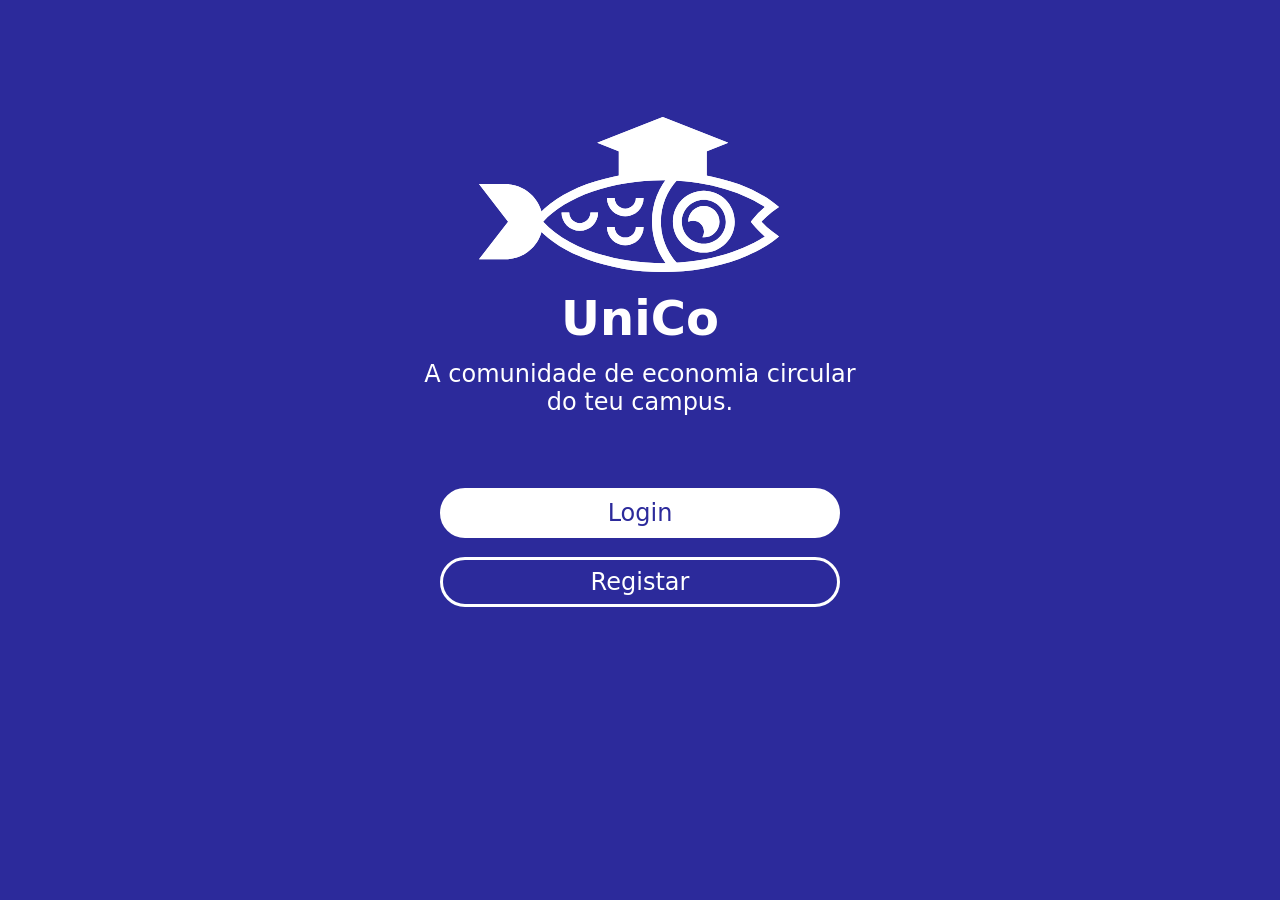
<file: index.html>
<!DOCTYPE html>
<html lang="pt-PT">

<head>
    <meta charset="UTF-8">
    <meta name="viewport" content="width=device-width, initial-scale=1.0">
    <meta name="theme-color" content="#2C2A9B">
    <link rel="manifest" href="./manifest.json">
    <link rel="stylesheet" href="./styles/index.css">
    <link rel="stylesheet" href="./styles/global.css">
    <title>UniCo</title>
    <meta name="description" content="A comunidade de economia circular do teu campus universitário.">
</head>

<body class="landing-page">

    <div class="logo-cont">
        <img class="logo" src="./assets/icons/logo.svg" alt="UniCo Logo">
    </div>

    <h1>UniCo</h1>

    <p class="sub-text">A comunidade de economia circular<br>do teu campus.</p>

    <div class="link-cont">
        <a href="./pages/login.html" class="link-log">Login</a>
        <br> 
        <a href="./pages/register.html" class="link-reg">Registar</a>
    </div>

    <script type="module" src="./js/pages/app.js"></script>
</body>

</html>
</file>
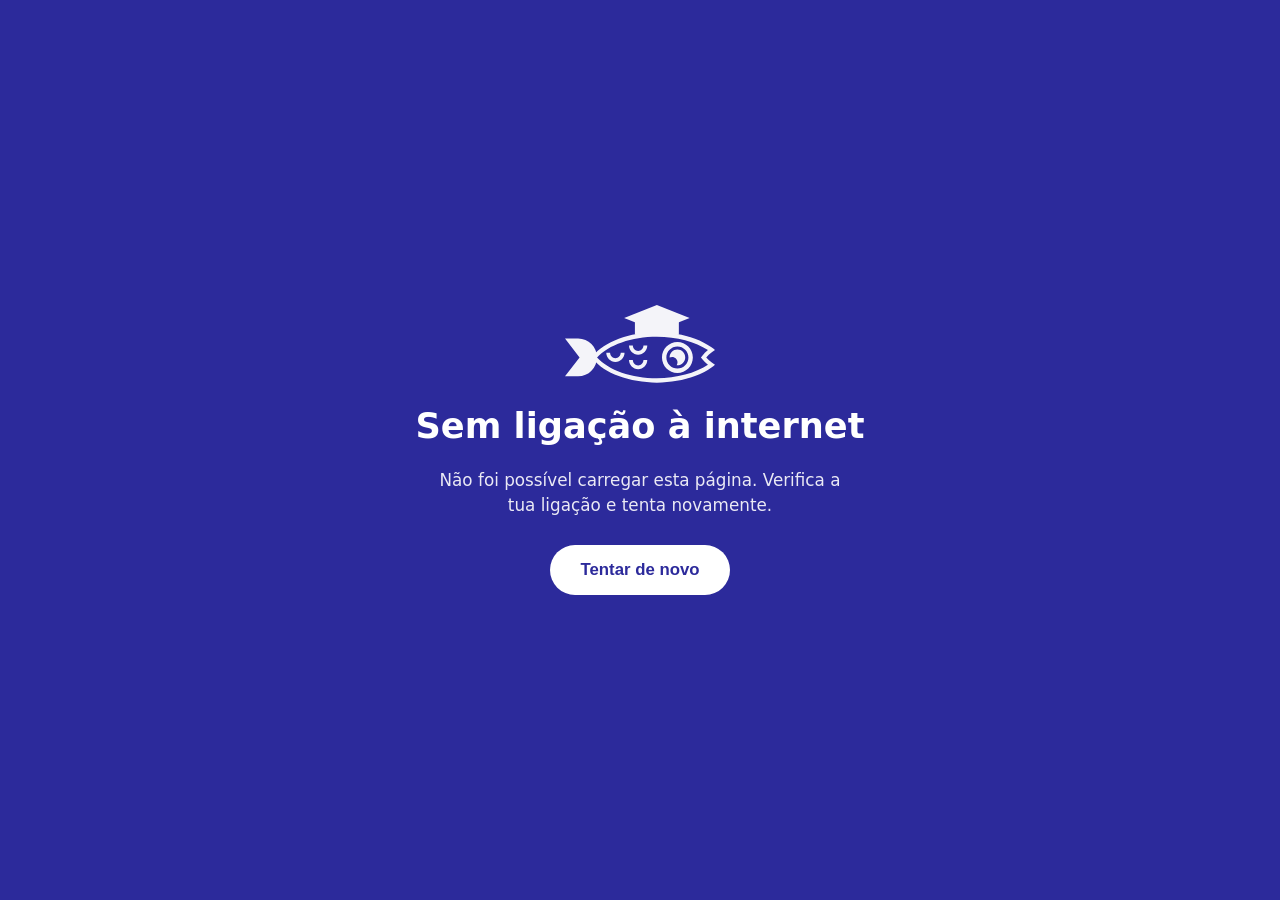
<file: offline.html>
<!DOCTYPE html>
<html lang="pt-PT">

<head>
    <meta charset="UTF-8">
    <meta name="viewport" content="width=device-width, initial-scale=1.0">
    <meta name="theme-color" content="#2C2A9B">
    <title>UniCo - Sem ligação</title>
    <style>
        * { margin: 0; padding: 0; box-sizing: border-box; }

        body {
            min-height: 100vh;
            display: flex;
            flex-direction: column;
            align-items: center;
            justify-content: center;
            text-align: center;
            gap: 22px;
            padding: 28px;
            background-color: #2C2A9B;
            color: #ffffff;
            font-family: Montserrat, system-ui, -apple-system, sans-serif;
        }

        .offline-logo { width: 150px; height: auto; opacity: 0.95; }

        h1 { font-size: clamp(1.6rem, 6vw, 2.2rem); font-weight: 900; }

        p { font-size: 1.05rem; max-width: 420px; line-height: 1.5; color: #EAE9F5; }

        button {
            margin-top: 4px;
            height: 50px;
            padding: 0 30px;
            background-color: #ffffff;
            color: #2C2A9B;
            border: none;
            border-radius: 30px;
            font-size: 1.05rem;
            font-weight: 700;
            cursor: pointer;
            transition: transform .2s ease, box-shadow .2s ease;
        }

        button:hover { transform: translateY(-2px); box-shadow: 0 6px 16px rgba(0, 0, 0, 0.3); }
    </style>
</head>

<body>
    <svg class="offline-logo" viewBox="0 0 340 176" fill="none" xmlns="http://www.w3.org/2000/svg" aria-label="UniCo">
        <path d="M29.7661 76.1353H0L33.0001 118.86L0 161.585H29.7661C53.3447 161.585 72.4517 142.46 72.4517 118.86C72.4517 95.2599 53.3447 76.1353 29.7661 76.1353Z" fill="white"/>
        <path d="M258.094 29.3642H158.45V67.663H258.094V29.3642Z" fill="white"/>
        <path d="M134.047 29.3641L208.281 58.7447L282.514 29.3641L208.281 0L134.047 29.3641Z" fill="white"/>
        <path d="M165.809 112.832C154.391 112.832 145.085 103.534 145.085 92.0891H153.764C153.764 98.7282 159.16 104.129 165.793 104.129C172.426 104.129 177.821 98.7282 177.821 92.0891H186.5C186.533 103.534 177.244 112.832 165.809 112.832Z" fill="white"/>
        <path d="M165.809 145.615C154.391 145.615 145.085 136.317 145.085 124.872H153.764C153.764 131.511 159.16 136.911 165.793 136.911C172.426 136.911 177.821 131.511 177.821 124.872H186.5C186.533 136.317 177.244 145.615 165.809 145.615Z" fill="white"/>
        <path d="M114.28 129.215C102.862 129.215 93.5557 119.917 93.5557 108.472H102.235C102.235 115.111 107.63 120.512 114.263 120.512C120.896 120.512 126.292 115.111 126.292 108.472H134.971C134.987 119.917 125.698 129.215 114.28 129.215Z" fill="white"/>
        <path d="M254.793 153.889C235.488 153.889 219.797 138.167 219.797 118.86C219.797 99.5539 235.505 83.8314 254.793 83.8314C274.082 83.8314 289.79 99.5539 289.79 118.86C289.79 138.167 274.082 153.889 254.793 153.889ZM254.793 93.8397C241.016 93.8397 229.796 105.054 229.796 118.86C229.796 132.667 240.999 143.881 254.793 143.881C268.588 143.881 279.791 132.667 279.791 118.86C279.791 105.054 268.571 93.8397 254.793 93.8397Z" fill="white"/>
        <path d="M320.15 118.86C323.632 114.996 327.625 111.329 332.03 107.861C334.555 105.863 337.211 103.947 340 102.097C337.492 99.9669 334.835 97.9025 332.03 95.9041C321.437 88.3732 308.864 81.8166 294.691 76.4987C268.934 66.8538 239.052 61.7506 208.28 61.7506C177.491 61.7506 147.609 66.8538 121.853 76.4987C96.492 86.0115 76.2464 99.4714 63.3434 115.442L60.5879 118.86L63.3434 122.262C76.2464 138.233 96.492 151.693 121.853 161.205C147.609 170.867 177.491 175.97 208.28 175.97C239.052 175.97 268.934 170.867 294.691 161.205C308.864 155.888 321.437 149.347 332.014 141.817C334.819 139.818 337.475 137.754 340 135.623C337.211 133.774 334.538 131.841 332.014 129.859C327.625 126.391 323.632 122.725 320.15 118.86ZM208.28 165.945C151.14 165.945 98.6205 147.58 72.6329 118.86C98.6205 90.1238 151.14 71.7589 208.28 71.7589C253.308 71.7589 295.483 83.1874 324.044 102.097C319.061 106.309 314.623 110.768 310.844 115.458L308.089 118.86L310.844 122.279C314.623 126.953 319.061 131.412 324.044 135.623C295.466 154.533 253.308 165.945 208.28 165.945Z" fill="white"/>
        <path d="M254.793 101.139C245.009 101.139 237.089 109.067 237.089 118.86C237.089 118.926 237.105 118.992 237.105 119.058C238.805 118.166 240.719 117.671 242.765 117.671C249.546 117.671 255.041 123.171 255.041 129.958C255.041 132.37 254.331 134.599 253.143 136.498C253.688 136.548 254.249 136.581 254.81 136.581C264.594 136.581 272.514 128.654 272.514 118.86C272.498 109.067 264.561 101.139 254.793 101.139Z" fill="white"/>
    </svg>

    <h1>Sem ligação à internet</h1>
    <p>Não foi possível carregar esta página. Verifica a tua ligação e tenta novamente.</p>
    <button type="button" onclick="location.reload()">Tentar de novo</button>
</body>

</html>
</file>
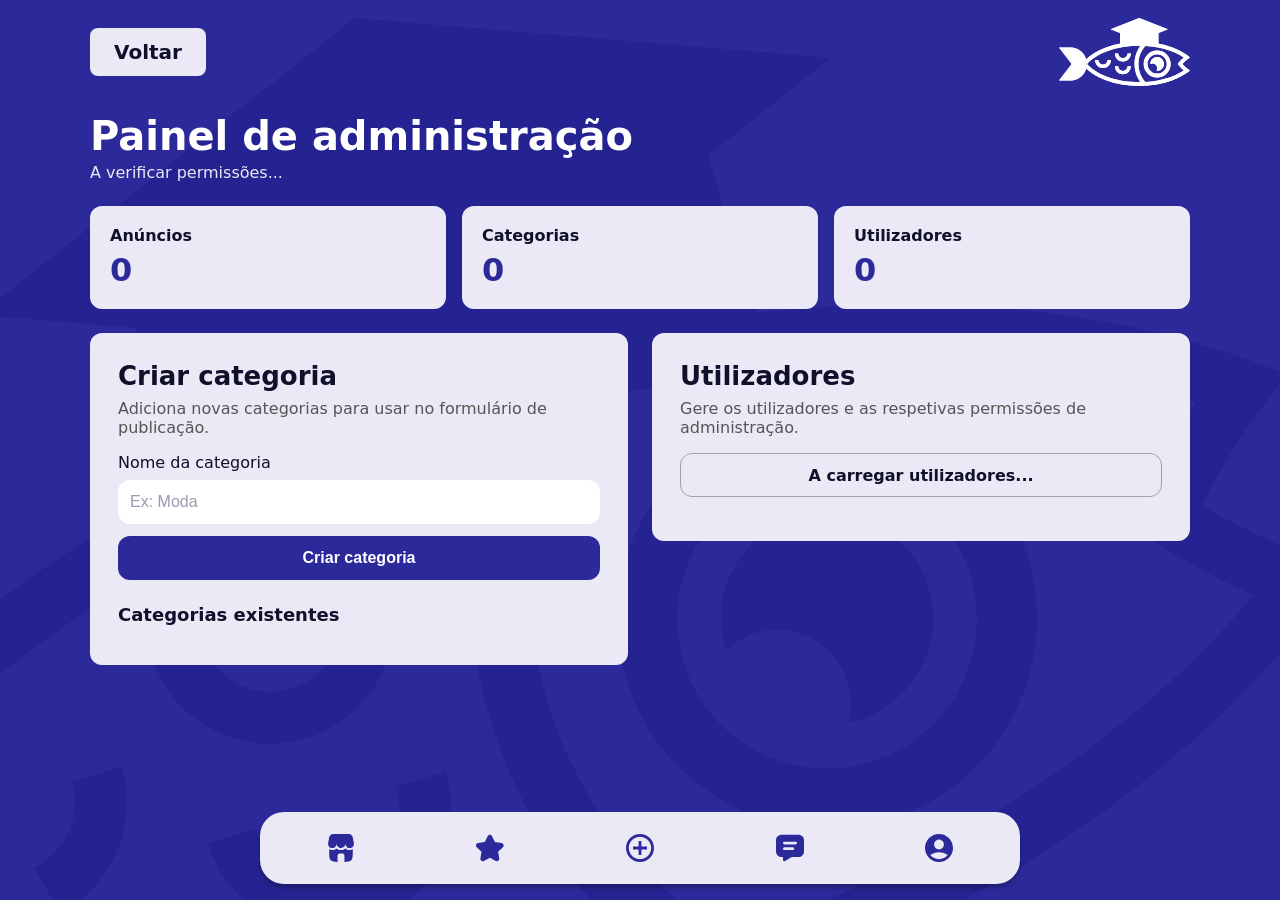
<file: pages/admin.html>
<!DOCTYPE html>
<html lang="pt-PT">

<head>
    <meta charset="UTF-8">
    <meta name="viewport" content="width=device-width, initial-scale=1.0">
    <meta name="theme-color" content="#2C2A9B">
    <link rel="manifest" href="../manifest.json">
    <link rel="stylesheet" href="../styles/admin.css">
    <link rel="stylesheet" href="../styles/global.css">
    <title>UniCo - Painel de Admin</title>
    <meta name="description" content="Painel de administração da UniCo — gere utilizadores, categorias e anúncios.">
</head>

<body class="bgimg">

    <div class="voltar-cont">
        <a href="dashboard.html" class="voltar">Voltar</a>
        <a href="dashboard.html" aria-label="Ir para o dashboard">
            <img src="../assets/icons/logo.svg" class="logo" alt="UniCo Logo">
        </a>
    </div>

    <div class="admin-wrap">

        <h1>Painel de administração</h1>
        <p id="admin-status" class="admin-status">A verificar permissões...</p>

        <div class="admin-metrics" aria-label="Resumo do painel">
            <div class="metric-card">
                <span class="metric-card__label">Anúncios</span>
                <strong class="metric-card__value" id="metric-listings">0</strong>
            </div>
            <div class="metric-card">
                <span class="metric-card__label">Categorias</span>
                <strong class="metric-card__value" id="metric-categories">0</strong>
            </div>
            <div class="metric-card">
                <span class="metric-card__label">Utilizadores</span>
                <strong class="metric-card__value" id="metric-users">0</strong>
            </div>
        </div>

        <div class="admin-grid">

            <section class="card">
                <h2 id="category-form-title">Criar categoria</h2>
                <p>Adiciona novas categorias para usar no formulário de publicação.</p>

                <form id="category-form">
                    <div class="input-cont">
                        <label for="category-name">Nome da categoria</label>
                        <input type="text" id="category-name" placeholder="Ex: Moda" required>
                    </div>

                    <button type="submit" class="btn btn--primary btn--full">Criar categoria</button>
                    <button type="button" id="cancel-edit-btn" class="btn btn--ghost btn--full" hidden>Cancelar edição</button>
                </form>

                <h3 class="admin-subtitle">Categorias existentes</h3>
                <div id="categories-list" class="admin-categories-list" aria-live="polite"></div>
            </section>

            <section class="card">
                <h2>Utilizadores</h2>
                <p>Gere os utilizadores e as respetivas permissões de administração.</p>

                <div id="users-status" class="alert alert--neutral alert--center" style="margin-top: 16px;">
                    A carregar utilizadores...
                </div>
                <div id="users-list" class="admin-users-list" aria-live="polite"></div>
            </section>

        </div>
    </div>

    <nav class="mobile-nav" aria-label="Navegação principal">
        <a class="mobile-nav__link" href="dashboard.html" aria-label="Dashboard"><img src="../assets/icons/Vector.svg" alt="dashboard"></a>
        <a class="mobile-nav__link" href="favorites.html" aria-label="Favoritos"><img src="../assets/icons/Vector1.svg" alt="favoritos"></a>
        <a class="mobile-nav__link" href="publish.html" aria-label="Publicar"><img src="../assets/icons/Vector2.svg" alt="publicar"></a>
        <a class="mobile-nav__link" href="messages.html" aria-label="Mensagens"><img src="../assets/icons/Vector3.svg" alt="mensagens"></a>
        <a class="mobile-nav__link" href="profile.html" aria-label="Perfil"><img src="../assets/icons/Vector4.svg" alt="perfil"></a>
    </nav>

    <script type="module" src="../js/pages/admin.js"></script>
</body>

</html>
</file>
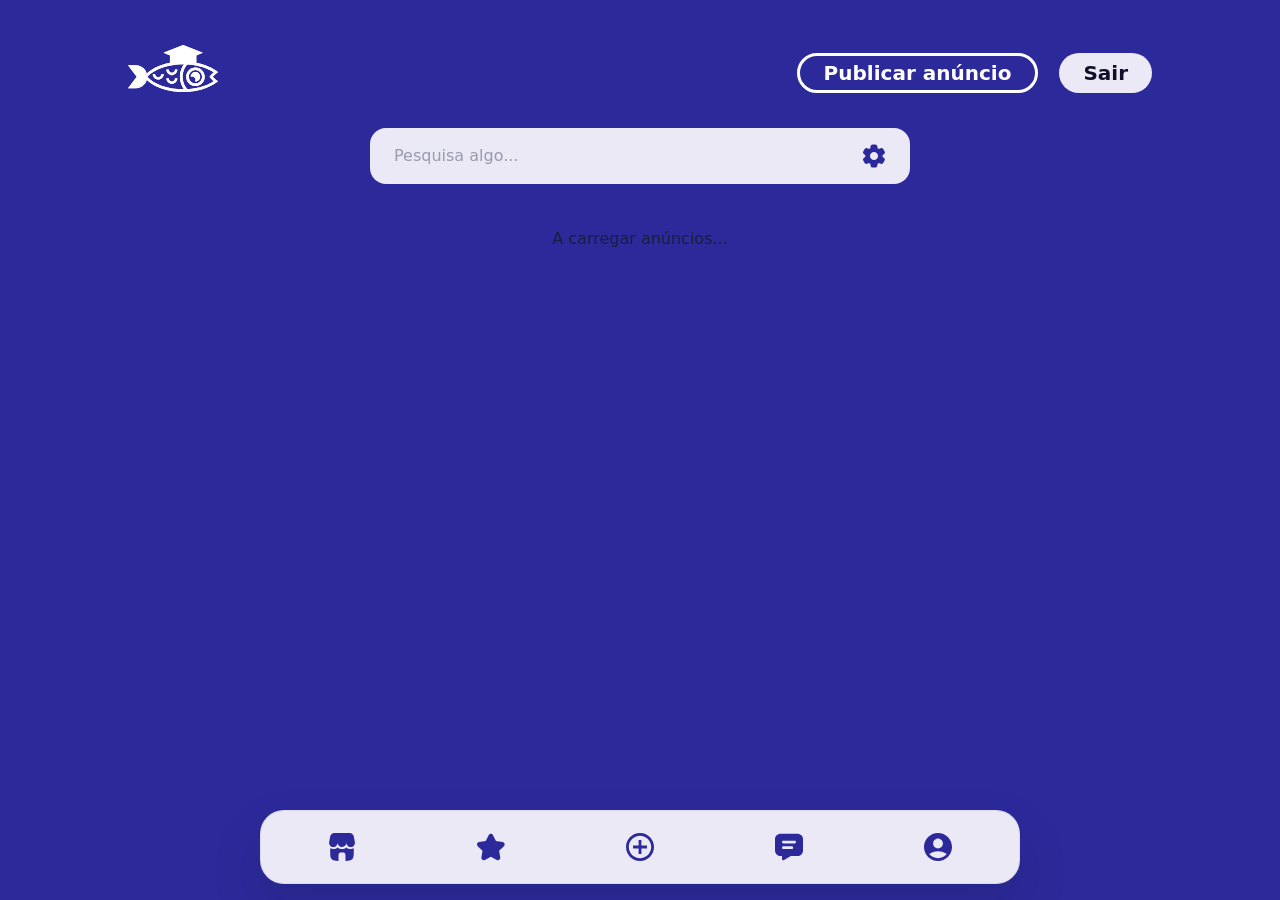
<file: pages/dashboard.html>
<!DOCTYPE html>
<html lang="pt-PT">

<head>
    <meta charset="UTF-8">
    <meta name="viewport" content="width=device-width, initial-scale=1.0">
    <meta name="theme-color" content="#2C2A9B">
    <link rel="manifest" href="../manifest.json">
    <link rel="stylesheet" href="../styles/dashboard.css">
    <link rel="stylesheet" href="../styles/global.css">
    <link rel="stylesheet" href="../styles/styles.css">
    <title>UniCo - Dashboard</title>
    <meta name="description" content="Dashboard da UniCo — vê todos os anúncios publicados na tua comunidade.">
</head>

<body class="app-page">

    <header>

            <div class="cont1">
                <a href="dashboard.html" aria-label="Ir para o dashboard"><img src="../assets/icons/logo.svg" class="logo" alt="logo"></a>
                <h1 id="listings-status">.</h1>
                <div>

                    
                    <div id="admin-panel-link"></div>
                    

                    <a href="../pages/publish.html">
                        <button class="post" href="../pages/publish.html">Publicar anúncio</button>
                    </a>

                    <button data-logout-btn class="logout">Sair</button>

                </div>
            </div>

            <div class="search-cont">

                <form id="search-form">
                    <input class="search" type="search" id="search" placeholder="Pesquisa algo...">

                    <button type="button" id="filter-toggle" class="filter-toggle" aria-label="Filtros" aria-expanded="false">
                        <img src="../assets/icons/settings.svg" alt="filtros">
                    </button>
                </form>

            </div>

            <div class="filters-panel" id="filters-panel" hidden>

                <div class="filter-field">
                    <label for="filter-sort">Ordenar</label>
                    <select id="filter-sort">
                        <option value="recent">Mais recentes</option>
                        <option value="price-asc">Preço: menor primeiro</option>
                        <option value="price-desc">Preço: maior primeiro</option>
                    </select>
                </div>

                <div class="filter-field">
                    <label for="filter-category">Categoria</label>
                    <select id="filter-category">
                        <option value="">Todas</option>
                    </select>
                </div>

                <div class="filter-field">
                    <label for="filter-condition">Estado</label>
                    <select id="filter-condition">
                        <option value="">Qualquer</option>
                        <option value="novo">Novo com etiquetas</option>
                        <option value="como_novo">Muito bom / Como novo</option>
                        <option value="bom">Bom</option>
                        <option value="satisfatorio">Satisfatório</option>
                    </select>
                </div>

                <div class="filter-field">
                    <label for="filter-min">Preço mín (€)</label>
                    <input type="number" id="filter-min" min="0" step="0.01" placeholder="0">
                </div>

                <div class="filter-field">
                    <label for="filter-max">Preço máx (€)</label>
                    <input type="number" id="filter-max" min="0" step="0.01" placeholder="—">
                </div>

                <label class="filter-check" for="filter-available">
                    <input type="checkbox" id="filter-available"> Apenas disponíveis
                </label>

                <button type="button" id="filter-clear" class="filter-clear">Limpar filtros</button>

            </div>

        </header>

    <nav class="mobile-nav" aria-label="Navegação principal">
        <a class="mobile-nav__link" href="dashboard.html" aria-label="Dashboard">
            <img src="../assets/icons/Vector.svg" alt="icon dashboard">
        </a>
        <a class="mobile-nav__link" href="favorites.html" aria-label="Favoritos">
            <img src="../assets/icons/Vector1.svg" alt="icon favoritos">
        </a>
        <a class="mobile-nav__link" href="publish.html" aria-label="Publicar">
            <img src="../assets/icons/Vector2.svg" alt="icon publicar">
        </a>
        <a class="mobile-nav__link" href="messages.html" aria-label="Mensagens">
            <img src="../assets/icons/Vector3.svg" alt="icon mensagens">
        </a>
        <a class="mobile-nav__link" href="profile.html" aria-label="Perfil">
            <img src="../assets/icons/Vector4.svg" alt="icon perfil">
        </a>
    </nav>

        <main id="listings-grid">
            <p>A carregar anúncios...</p>
        </main>

        <script type="module" src="../js/pages/dashboard.js"></script>

        

</body>

</html>
</file>
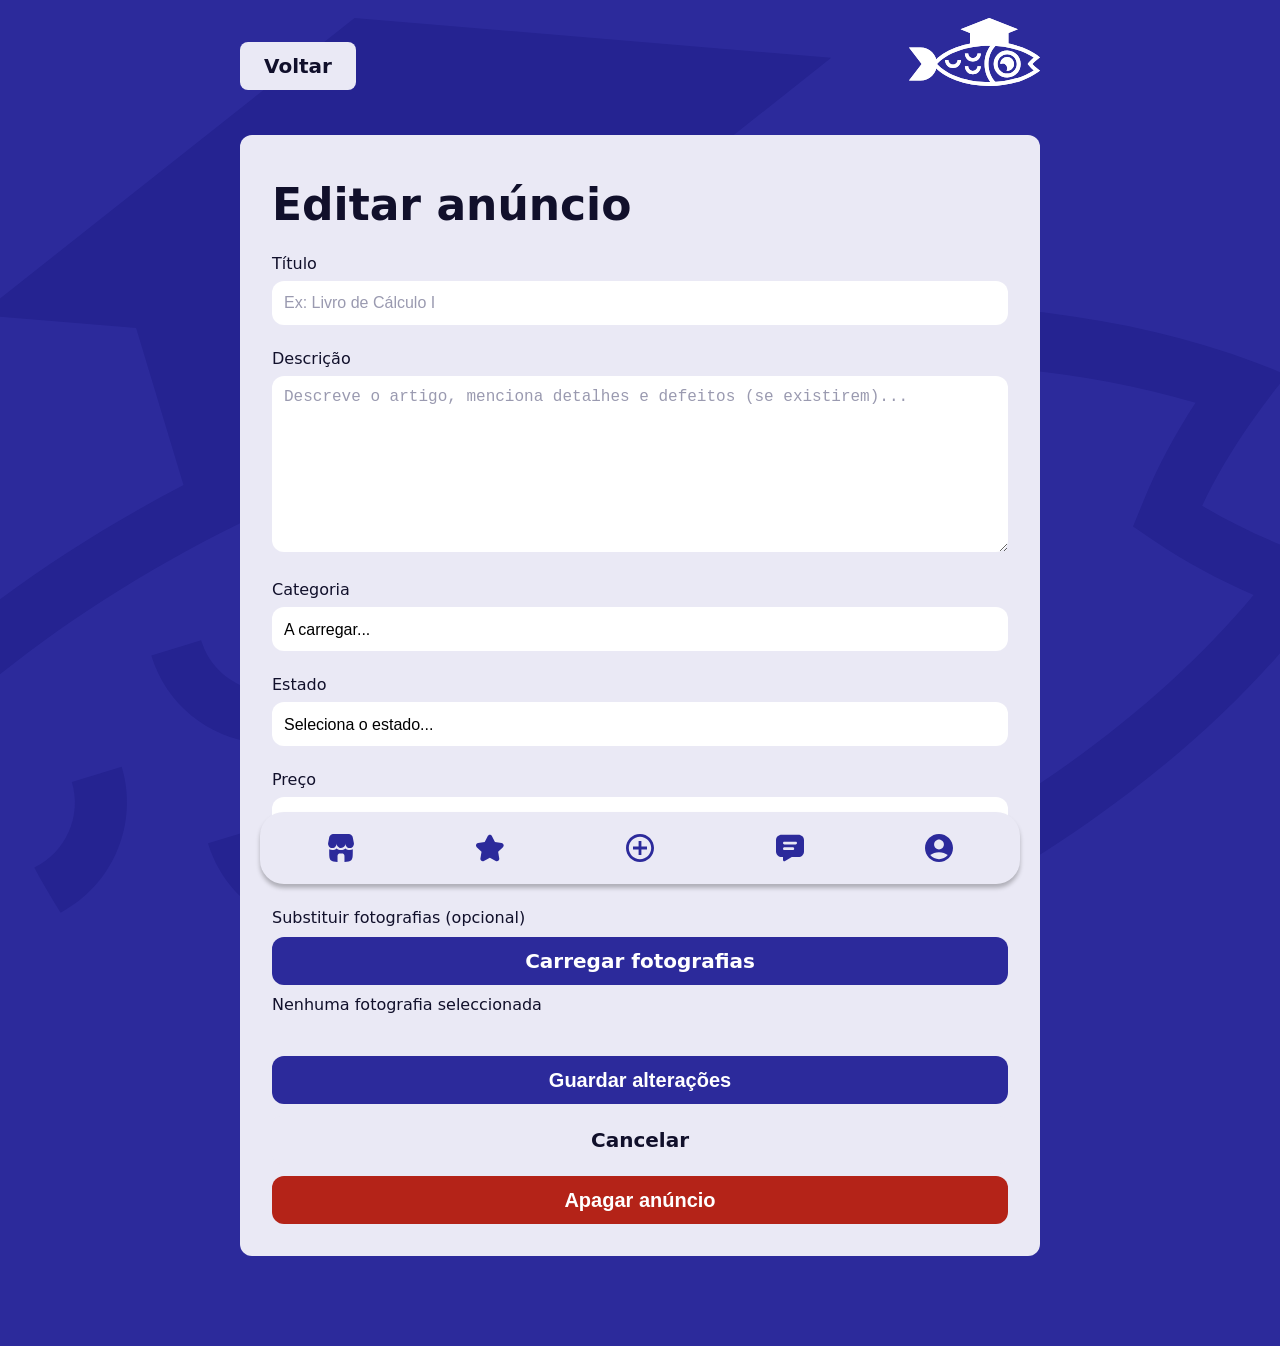
<file: pages/edit.html>
<!DOCTYPE html>
<html lang="pt-PT">

<head>
    <meta charset="UTF-8">
    <meta name="viewport" content="width=device-width, initial-scale=1.0">
    <meta name="theme-color" content="#2C2A9B">
    <link rel="manifest" href="../manifest.json">
    <link rel="stylesheet" href="../styles/publish.css">
    <link rel="stylesheet" href="../styles/global.css">
    <title>UniCo - Editar Anúncio</title>
    <meta name="description" content="Edita o teu anúncio na UniCo — atualiza título, descrição, preço e fotografias.">
</head>

<body class="bgimg">

    <div class="voltar-cont">
        <a href="dashboard.html" id="back-btn" class="voltar">Voltar</a>
        <a href="dashboard.html" aria-label="Ir para o dashboard"><img src="../assets/icons/logo.svg" class="logo" alt="logo"></a>
    </div>

    <div class="card">
        <h1>Editar anúncio</h1>

        <form id="edit-form">

            <div class="input-cont">
                <label for="listing-title">Título</label>
                <input type="text" id="listing-title" placeholder="Ex: Livro de Cálculo I" required>
            </div>

            <div class="input-cont">
                <label for="listing-description">Descrição</label>
                <textarea id="listing-description" placeholder="Descreve o artigo, menciona detalhes e defeitos (se existirem)..." required></textarea>
            </div>

            <div class="input-cont">
                <label for="listing-category">Categoria</label>
                <select id="listing-category" required>
                    <option value="" disabled selected>A carregar...</option>
                </select>
            </div>

            <div class="input-cont">
                <label for="listing-condition">Estado</label>
                <select id="listing-condition" required>
                    <option value="" disabled selected>Seleciona o estado...</option>
                    <option value="novo">Novo com etiquetas</option>
                    <option value="como_novo">Muito bom / Como novo</option>
                    <option value="bom">Bom</option>
                    <option value="satisfatorio">Satisfatório</option>
                </select>
            </div>

            <div class="input-cont">
                <label for="listing-price">Preço</label>
                <input type="number" step="0.01" min="0" id="listing-price" name="listing-price" placeholder="0.00" required>
            </div>

            <div class="input-cont">
                <label>Fotografias atuais</label>
                <div id="current-images" class="preview-grid"></div>
            </div>

            <div class="input-cont upload-dropzone">
                <label for="listing-images">Substituir fotografias (opcional)</label>
                <label class="upload-button" for="listing-images">
                    Carregar fotografias
                    <input class="file-input" type="file" id="listing-images" name="listing-images" accept="image/*" multiple>
                </label>
                <span id="file-name">Nenhuma fotografia seleccionada</span>
                <div id="image-preview" class="preview-grid"></div>
            </div>

            <button type="submit" id="submit-edit-btn" class="publish">Guardar alterações</button>

            <a href="dashboard.html" id="cancel-btn" class="voltar" style="width: 100%; justify-content: center; margin-top: 12px;">Cancelar</a>

            <button type="button" id="delete-listing-btn" class="publish" style="background-color: #b42318; margin-top: 12px;">Apagar anúncio</button>

        </form>
    </div>

    <nav class="mobile-nav" aria-label="Navegação principal">
        <a class="mobile-nav__link" href="dashboard.html" aria-label="Dashboard"><img src="../assets/icons/Vector.svg" alt="dashboard"></a>
        <a class="mobile-nav__link" href="favorites.html" aria-label="Favoritos"><img src="../assets/icons/Vector1.svg" alt="favoritos"></a>
        <a class="mobile-nav__link" href="publish.html" aria-label="Publicar"><img src="../assets/icons/Vector2.svg" alt="publicar"></a>
        <a class="mobile-nav__link" href="messages.html" aria-label="Mensagens"><img src="../assets/icons/Vector3.svg" alt="mensagens"></a>
        <a class="mobile-nav__link" href="profile.html" aria-label="Perfil"><img src="../assets/icons/Vector4.svg" alt="perfil"></a>
    </nav>

    <script type="module" src="../js/pages/edit.js"></script>
</body>

</html>
</file>
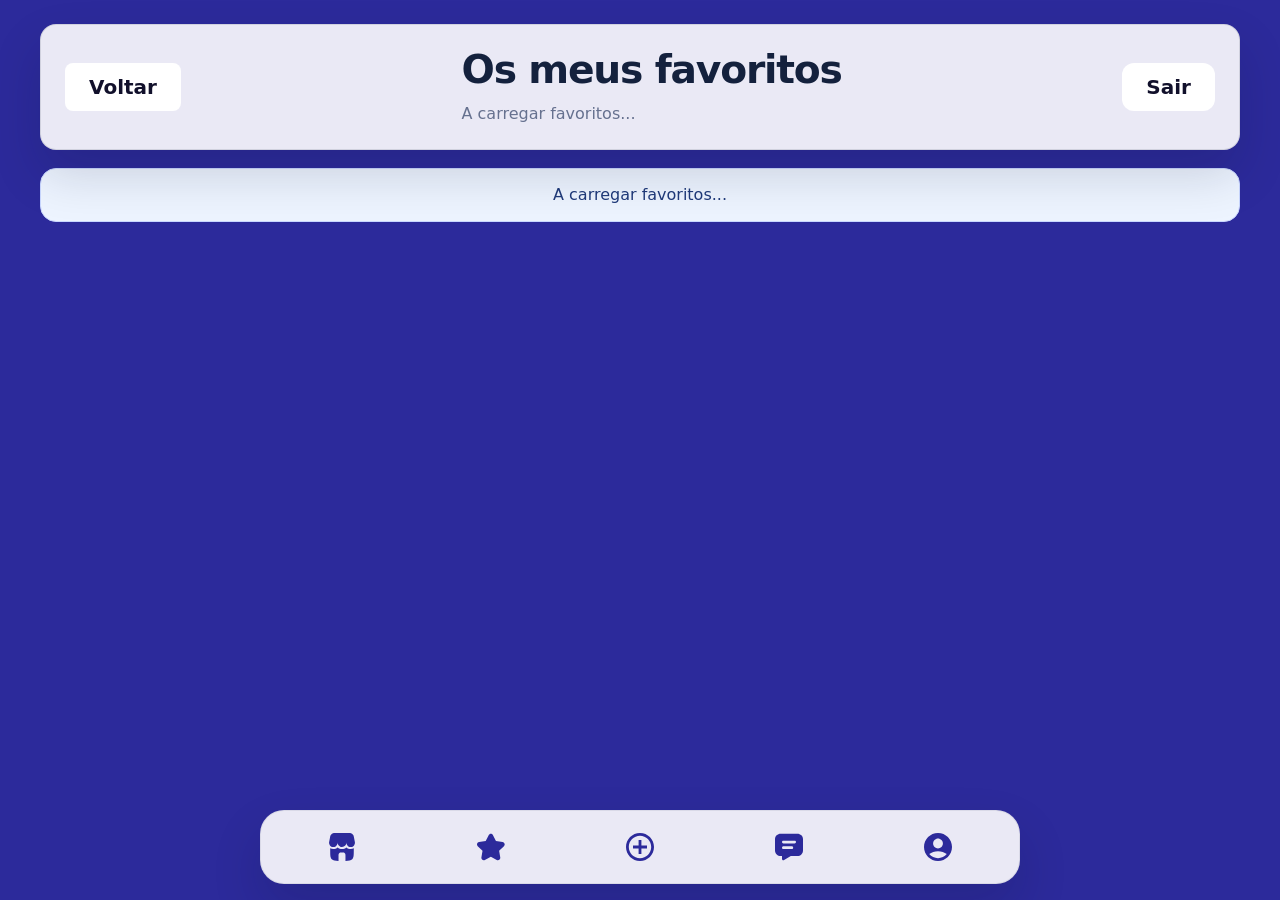
<file: pages/favorites.html>
<!DOCTYPE html>
<html lang="pt-PT">

<head>
    <meta charset="UTF-8">
    <meta name="viewport" content="width=device-width, initial-scale=1.0">
    <meta name="theme-color" content="#2C2A9B">
    <link rel="manifest" href="../manifest.json">
    <link rel="stylesheet" href="../styles/styles.css">
    <title>UniCo - Favoritos</title>
    <meta name="description" content="Os teus anúncios favoritos na UniCo.">
</head>

<body class="app-page">
    <main class="dashboard-shell" id="main-content">
        <header class="dashboard-header surface desktop-brand-bar" style="background-color: var(--light); border-radius: 16px;">
            <a class="voltar" style="background-color: var(--white);" href="dashboard.html">
                Voltar
            </a>

            <div>
                <h1 class="section-title">Os meus favoritos</h1>
                <p id="favorites-status" class="status-copy" style="margin-top: 0.5rem;">A carregar favoritos...</p>
            </div>

            <button data-logout-btn class="logout" style="background-color: var(--white);" type="button">Sair</button>
            
        </header>

        <section class="listings-grid" id="favorites-grid" aria-label="Lista de favoritos" style="padding-bottom: 8px;">
            <div class="alert alert--neutral alert--center">A carregar favoritos...</div>
        </section>
    </main>

    <nav class="mobile-nav" aria-label="Navegação principal">
        <a class="mobile-nav__link" href="dashboard.html" aria-label="Dashboard">
            <img src="../assets/icons/Vector.svg" alt="icon dashboard">
        </a>
        <a class="mobile-nav__link" href="./favorites.html" aria-label="Favoritos">
            <img src="../assets/icons/Vector1.svg" alt="icon favoritos">
        </a>
        <a class="mobile-nav__link" href="publish.html" aria-label="Adicionar">
            <img src="../assets/icons/Vector2.svg" alt="icon add product">
        </a>
        <a class="mobile-nav__link" href="messages.html" aria-label="Mensagens">
            <img src="../assets/icons/Vector3.svg" alt="icon messages">
        </a>
        <a class="mobile-nav__link" href="profile.html" aria-label="Perfil">
            <img src="../assets/icons/Vector4.svg" alt="icon profile">
        </a>
    </nav>

    <script type="module" src="../js/pages/favorites.js"></script>
</body>

</html>
</file>
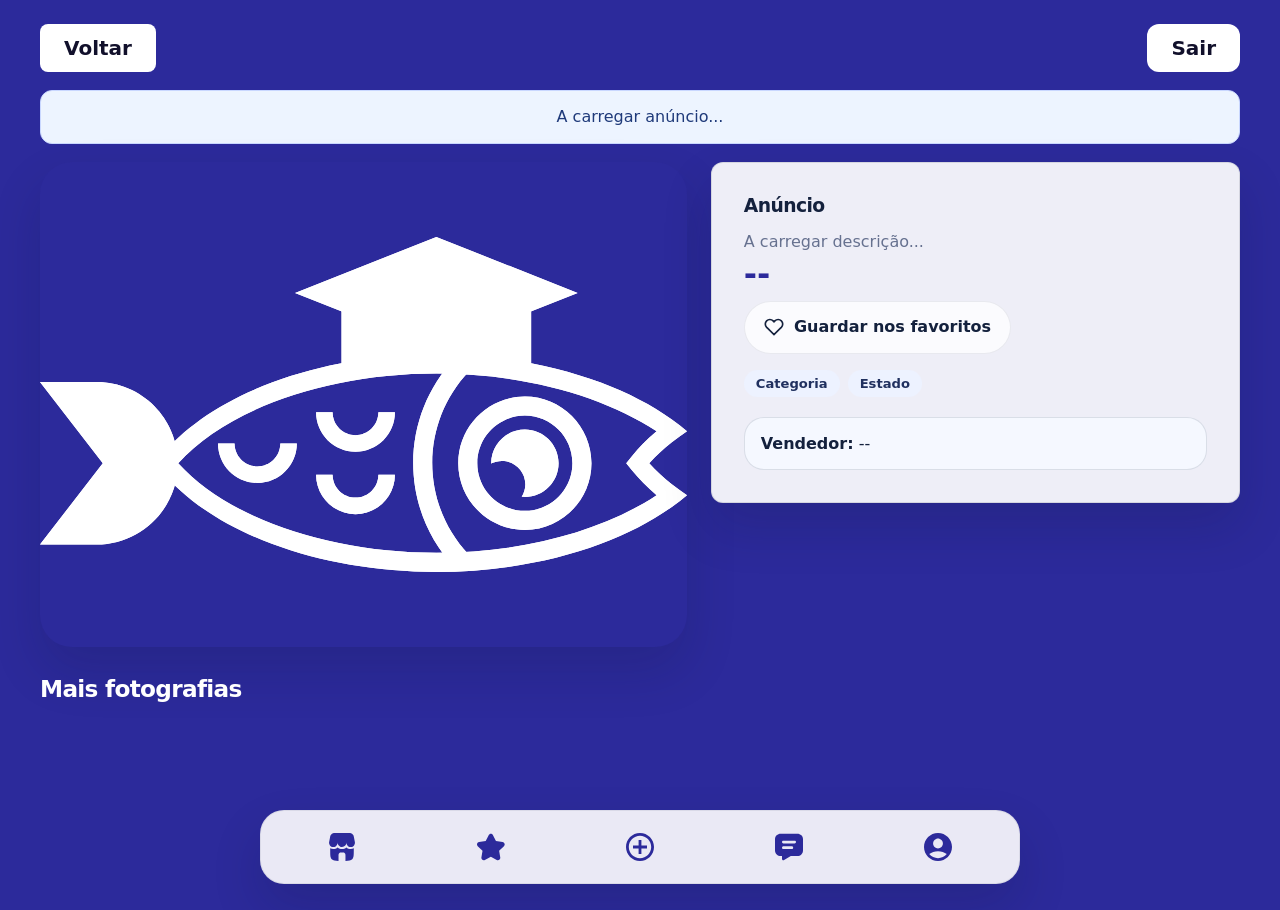
<file: pages/item.html>
<!DOCTYPE html>
<html lang="pt-PT">

<head>
    <meta charset="UTF-8">
    <meta name="viewport" content="width=device-width, initial-scale=1.0">
    <meta name="theme-color" content="#2C2A9B">
    <link rel="manifest" href="../manifest.json">
    <link rel="stylesheet" href="../styles/styles.css">
    <link rel="stylesheet" href="../styles/styles.css">
    <title>UniCo - Anúncio</title>
    <meta name="description" content="Detalhes do anúncio na UniCo — compra e vende artigos na tua comunidade universitária.">
</head>

<body class="app-page">
    <main class="page-shell" id="main-content" style="padding: 24px 0 96px;">
        <header class="page-toolbar" style="margin-bottom: 18px;">
            <a class="voltar" style="background-color: var(--white);" href="dashboard.html">
                Voltar
            </a>
            <button data-logout-btn class="logout" style="background-color: var(--white);" type="button">Sair</button>
        </header>

        <div id="listing-status" class="alert alert--neutral alert--center" style="border-radius: 12px; margin-bottom: 18px;">
            A carregar anúncio...
        </div>

        <section class="detail-grid">
            <figure class="detail-figure">
                <img id="listing-image" src="../assets/icons/logo.svg" alt="Anúncio">
            </figure>

            <article class="surface detail-card" style="border-radius: 12px;">
                <h1 id="listing-title" class="detail-title">Anúncio</h1>
                <p id="listing-description" class="detail-copy" style="margin-top: 0.75rem;">A carregar descrição...</p>
                <p class="detail-price" id="listing-price">--</p>
                <div id="buy-action" hidden style="margin-top: 0.75rem;">
                    <button id="buy-listing-btn" class="btn btn--primary btn--full" type="button">Comprar</button>
                </div>
                <p id="sold-note" class="status-copy" hidden style="margin-top: 0.6rem; color: var(--muted); font-weight: 700;"></p>
                <div style="margin-top: 0.5rem;">
                    <button id="fav-listing-btn" class="btn btn--ghost" type="button" aria-label="Adicionar aos favoritos" style="gap: 10px;">
                        <svg id="fav-listing-icon" xmlns="http://www.w3.org/2000/svg" width="20" height="20" fill="none" viewBox="0 0 24 24" stroke="currentColor" stroke-width="2" aria-hidden="true" focusable="false">
                            <path d="M20.84 4.61a5.5 5.5 0 0 0-7.78 0L12 5.67l-1.06-1.06a5.5 5.5 0 0 0-7.78 7.78l1.06 1.06L12 21.23l7.78-7.78 1.06-1.06a5.5 5.5 0 0 0 0-7.78z"/>
                        </svg>
                        <span id="fav-listing-label">Guardar nos favoritos</span>
                    </button>
                </div>
                <div class="chip-list" style="margin: 1rem 0 1.25rem;">
                    <span class="chip" id="listing-category">Categoria</span>
                    <span class="chip" id="listing-condition">Estado</span>
                </div>

                <div class="seller-box">
                    <p><strong>Vendedor:</strong> <span id="listing-seller">--</span></p>
                </div>

                <div id="owner-actions" hidden style="margin-top: 1.25rem;">
                    <div class="action-row" style="justify-content: flex-start;">
                        <a id="edit-listing-btn" class="btn btn--soft" href="#">Editar anúncio</a>
                        <button id="delete-listing-btn" class="btn btn--danger-soft" type="button">Apagar anúncio</button>
                    </div>
                </div>
            </article>
        </section>

        <section class="gallery-section" aria-label="Galeria de fotografias do anúncio">
            <h2 class="section-title" style="color: var(--white); font-size: 1.45rem; margin-bottom: 16px;">Mais fotografias</h2>
            <div class="gallery-grid" id="listing-gallery"></div>
        </section>
    </main>

    <nav class="mobile-nav" aria-label="Navegação principal">
        <a class="mobile-nav__link" href="dashboard.html" aria-label="Dashboard"><img src="../assets/icons/Vector.svg" alt="dashboard"></a>
        <a class="mobile-nav__link" href="favorites.html" aria-label="Favoritos"><img src="../assets/icons/Vector1.svg" alt="favoritos"></a>
        <a class="mobile-nav__link" href="publish.html" aria-label="Publicar"><img src="../assets/icons/Vector2.svg" alt="publicar"></a>
        <a class="mobile-nav__link" href="messages.html" aria-label="Mensagens"><img src="../assets/icons/Vector3.svg" alt="mensagens"></a>
        <a class="mobile-nav__link" href="profile.html" aria-label="Perfil"><img src="../assets/icons/Vector4.svg" alt="perfil"></a>
    </nav>

    <script type="module" src="../js/pages/item.js"></script>
</body>

</html>
</file>
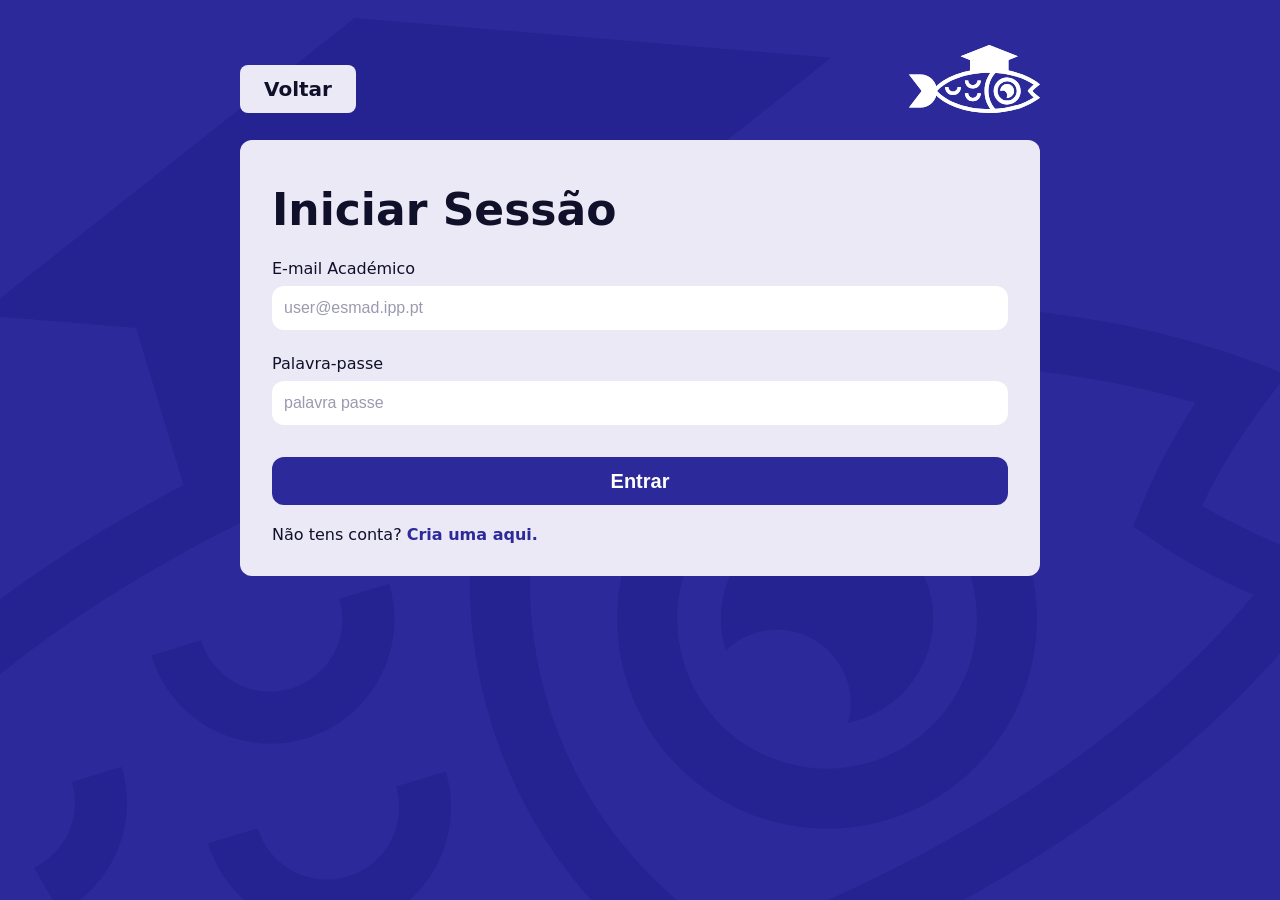
<file: pages/login.html>
<!DOCTYPE html>
<html lang="pt-PT">

<head>
    <meta charset="UTF-8">
    <meta name="viewport" content="width=device-width, initial-scale=1.0">
    <meta name="theme-color" content="#2C2A9B">
    <link rel="manifest" href="../manifest.json">
    <link rel="stylesheet" href="../styles/login.css">
    <link rel="stylesheet" href="../styles/global.css">
    <title>UniCo - Iniciar Sessão</title>
    <meta name="description" content="Inicia sessão na UniCo, a comunidade de economia circular do teu campus.">
</head>

<body class="bgimg">

    <div class="voltar-cont">

        <a href="../index.html" class="voltar">Voltar</a>

        <img src="../assets/icons/logo.svg" class="logo" alt="logo">

    </div>

    <div class="card">

        <h1>Iniciar Sessão</h1>

        <form id="login-form">

            <div class="input-cont">
                <label for="email">E-mail Académico</label>
                <input type="email" id="email" class="input" placeholder="user@esmad.ipp.pt" autocomplete="email" required>
            </div>

            <div class="input-cont">
                <label for="password">Palavra-passe</label>
                <input type="password" id="password" class="password" placeholder="palavra passe" autocomplete="current-password" required>
            </div>

            <button type="submit" id="enter" class="entrar">Entrar</button>

            <p class="criar-conta">Não tens conta? <a href="register.html">Cria uma aqui.</a></p>

        </form>

    </div>

    <script type="module" src="../js/pages/auth.js"></script>
</body>

</html>
</file>
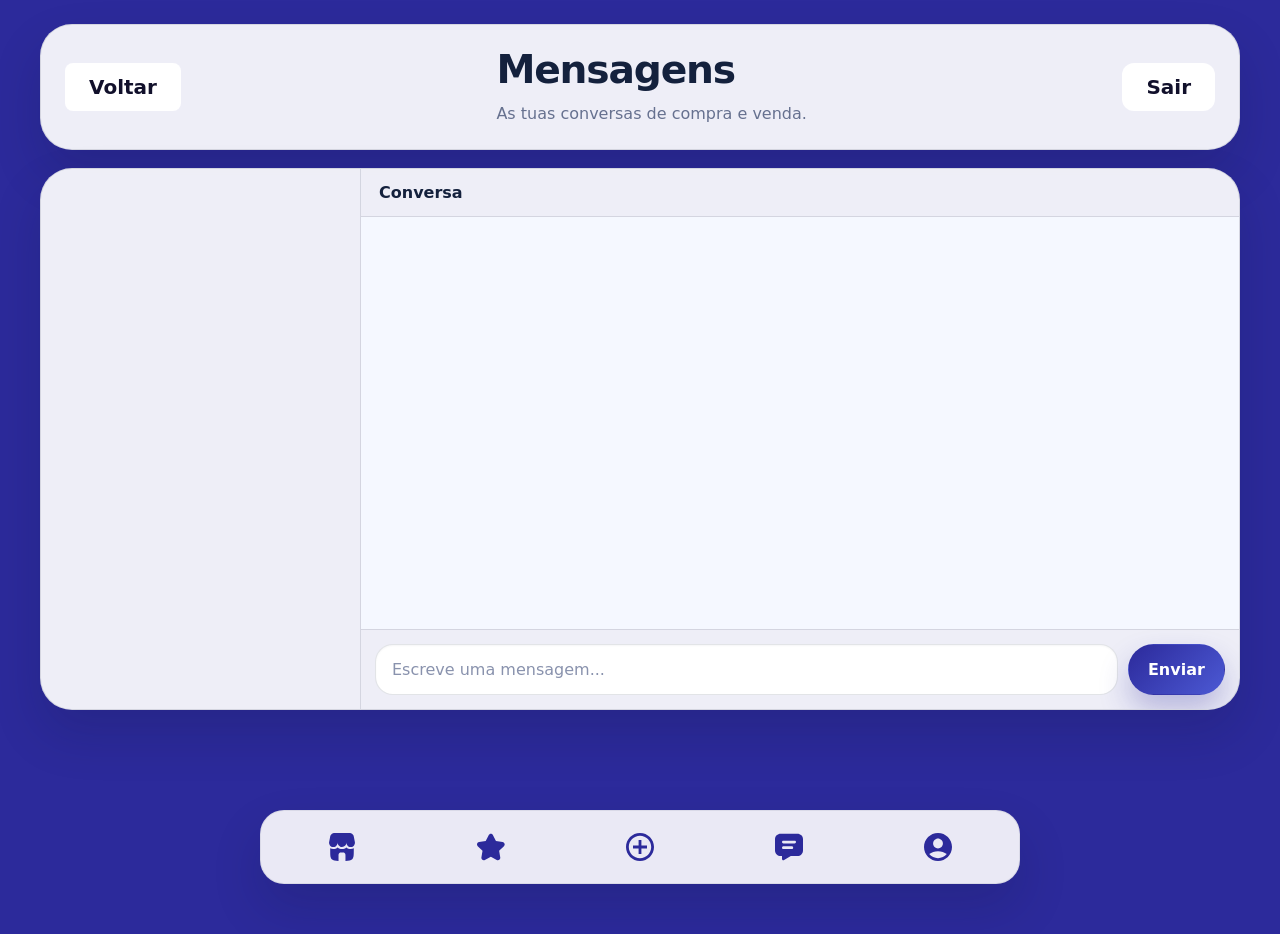
<file: pages/messages.html>
<!DOCTYPE html>
<html lang="pt-PT">

<head>
    <meta charset="UTF-8">
    <meta name="viewport" content="width=device-width, initial-scale=1.0">
    <meta name="theme-color" content="#2C2A9B">
    <link rel="manifest" href="../manifest.json">
    <link rel="stylesheet" href="../styles/styles.css">
    <title>UniCo - Mensagens</title>
    <meta name="description" content="As tuas conversas de compra e venda na UniCo.">
</head>

<body class="app-page">
    <main class="dashboard-shell" id="main-content">
        <header class="dashboard-header surface desktop-brand-bar">
            <a class="voltar" style="background-color: var(--white);" href="dashboard.html">
                Voltar
            </a>

            <div>
                <h1 class="section-title">Mensagens</h1>
                <p class="status-copy" style="margin-top: 0.5rem;">As tuas conversas de compra e venda.</p>
            </div>

           <button data-logout-btn class="logout" style="background-color: var(--white);" type="button">Sair</button>
           
        </header>

        <section class="messages-layout surface" id="messages-layout">
            <aside class="conversation-pane">
                <div id="messages-empty" class="alert alert--neutral alert--center" hidden>
                    Ainda não tens conversas. Compra um anúncio para iniciar uma.
                </div>
                <div id="conversation-list" class="conversation-list" aria-live="polite"></div>
            </aside>

            <section class="chat-pane" id="chat-panel" aria-label="Painel de chat" hidden>
                <div class="chat-header">
                    <button id="chat-back" class="btn btn--ghost chat-back" type="button" aria-label="Voltar à lista">←</button>
                    <div>
                        <strong id="chat-title" class="chat-title">Conversa</strong>
                        <span id="chat-subtitle" class="chat-subtitle"></span>
                    </div>
                </div>

                <div id="chat-messages" class="chat-messages" aria-live="polite"></div>

                <form id="chat-form" class="chat-form">
                    <label for="chat-input" class="sr-only">Mensagem</label>
                    <input id="chat-input" class="text-input" type="text" placeholder="Escreve uma mensagem..." autocomplete="off" maxlength="1000" aria-label="Escreve uma mensagem">
                    <button class="btn btn--primary" type="submit">Enviar</button>
                </form>
            </section>
        </section>
    </main>

    <nav class="mobile-nav" aria-label="Navegação principal">
        <a class="mobile-nav__link" href="dashboard.html" aria-label="Dashboard">
            <img src="../assets/icons/Vector.svg" alt="icon dashboard">
        </a>
        <a class="mobile-nav__link" href="./favorites.html" aria-label="Favoritos">
            <img src="../assets/icons/Vector1.svg" alt="icon favoritos">
        </a>
        <a class="mobile-nav__link" href="publish.html" aria-label="Adicionar">
            <img src="../assets/icons/Vector2.svg" alt="icon add product">
        </a>
        <a class="mobile-nav__link" href="messages.html" aria-label="Mensagens">
            <img src="../assets/icons/Vector3.svg" alt="icon messages">
        </a>
        <a class="mobile-nav__link" href="profile.html" aria-label="Perfil">
            <img src="../assets/icons/Vector4.svg" alt="icon profile">
        </a>
    </nav>

    <script type="module" src="../js/pages/messages.js"></script>
</body>

</html>
</file>
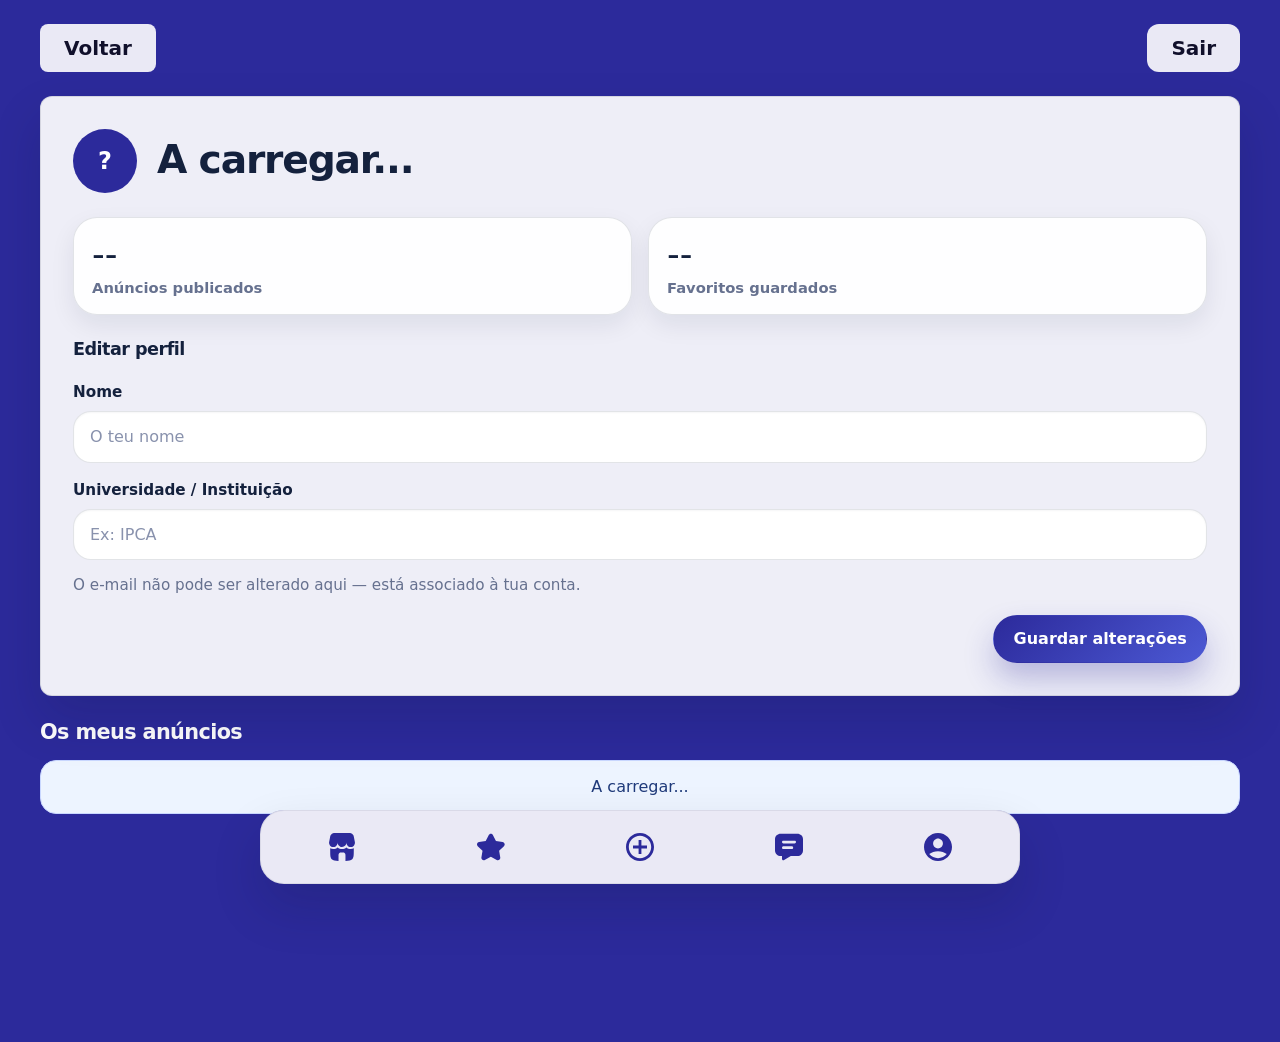
<file: pages/profile.html>
<!DOCTYPE html>
<html lang="pt-PT">

<head>
    <meta charset="UTF-8">
    <meta name="viewport" content="width=device-width, initial-scale=1.0">
    <meta name="theme-color" content="#2C2A9B">
    <link rel="manifest" href="../manifest.json">
    <link rel="stylesheet" href="../styles/styles.css">
    <title>UniCo - Perfil</title>
    <meta name="description" content="O teu perfil na UniCo — vê as tuas estatísticas e edita as tuas informações.">
</head>

<body class="app-page">
    <main class="dashboard-shell" id="main-content" style="padding-bottom: 96px;">

        <!-- Barra de topo -->
        <header class="page-toolbar" style="margin-bottom: 24px;">
            <a class="voltar" href="../pages/dashboard.html">Voltar</a>
            <button data-logout-btn class="logout" type="button">Sair</button>
        </header>

        <!-- Cartão de perfil -->
        <section class="surface" style="border-radius: 12px; padding: clamp(1.4rem, 3vw, 2rem); margin-bottom: 24px;">
            <div style="display: flex; align-items: center; gap: 1.25rem; margin-bottom: 1.5rem;">
                <!-- Avatar com iniciais -->
                <div id="profile-avatar" role="img" aria-label="Avatar do utilizador" style="
                    width: 64px; height: 64px; border-radius: 50%;
                    background: var(--primary); color: #fff;
                    display: flex; align-items: center; justify-content: center;
                    font-size: 1.5rem; font-weight: 700; flex-shrink: 0;
                " aria-hidden="false">?</div>
                <div>
                    <h1 id="profile-name" class="section-title" style="margin: 0;">A carregar...</h1>
                    <p id="profile-email" style="color: var(--muted); margin: 0.2rem 0 0; font-size: 0.9rem;"></p>
                    <p id="profile-university" style="color: var(--muted); font-size: 0.85rem; margin: 0;"></p>
                </div>
            </div>

            <!-- Acesso ao painel de administração (só admins; preenchido por profile.js) -->
            <div id="profile-admin-link" style="margin-bottom: 1.5rem;"></div>

            <!-- Estatísticas -->
            <div class="admin-metrics" style="margin-bottom: 1.5rem;">
                <div class="metric-card">
                    <span id="stat-listings" class="metric-card__value">--</span>
                    <span class="metric-card__label">Anúncios publicados</span>
                </div>
                <div class="metric-card">
                    <span id="stat-favs" class="metric-card__value">--</span>
                    <span class="metric-card__label">Favoritos guardados</span>
                </div>
            </div>

            <!-- Formulário de edição -->
            <h2 class="section-title" style="font-size: 1.1rem; margin-bottom: 1rem;">Editar perfil</h2>
            <form id="profile-form" class="form-stack">
                <div class="form-field">
                    <label class="form-field-label" for="profile-name-input">Nome</label>
                    <input class="text-input" type="text" id="profile-name-input" placeholder="O teu nome" required>
                </div>
                <div class="form-field">
                    <label class="form-field-label" for="profile-university-input">Universidade / Instituição</label>
                    <input class="text-input" type="text" id="profile-university-input" placeholder="Ex: IPCA">
                </div>
                <!-- Email não é editável aqui — está ligado à conta Supabase Auth -->
                <p class="help-text" style="margin-top: -0.25rem;">
                    O e-mail não pode ser alterado aqui — está associado à tua conta.
                </p>
                <div class="form-actions">
                    <button type="submit" id="save-profile-btn" class="btn btn--primary">Guardar alterações</button>
                </div>
            </form>
        </section>

        <!-- Os meus anúncios -->
        <section style="margin-bottom: 24px;">
            <h2 class="section-title" style="color: var(--white); font-size: 1.3rem; margin-bottom: 16px;">Os meus anúncios</h2>
            <div id="my-listings-status" class="border-radius: 12px; alert alert--neutral alert--center" style="margin-bottom: 12px;">
                A carregar...
            </div>
            <div class="listings-grid" id="my-listings-grid" aria-label="Os meus anúncios"></div>
        </section>

    </main>

    <nav class="mobile-nav" aria-label="Navegação principal">
        <a class="mobile-nav__link" href="dashboard.html" aria-label="Dashboard">
            <img src="../assets/icons/Vector.svg" alt="icon dashboard">
        </a>
        <a class="mobile-nav__link" href="favorites.html" aria-label="Favoritos">
            <img src="../assets/icons/Vector1.svg" alt="icon favoritos">
        </a>
        <a class="mobile-nav__link" href="publish.html" aria-label="Publicar">
            <img src="../assets/icons/Vector2.svg" alt="icon publicar">
        </a>
        <a class="mobile-nav__link" href="messages.html" aria-label="Mensagens">
            <img src="../assets/icons/Vector3.svg" alt="icon mensagens">
        </a>
        <a class="mobile-nav__link" href="profile.html" aria-label="Perfil">
            <img src="../assets/icons/Vector4.svg" alt="icon perfil">
        </a>
    </nav>

    <script type="module" src="../js/pages/profile.js"></script>
</body>

</html>
</file>
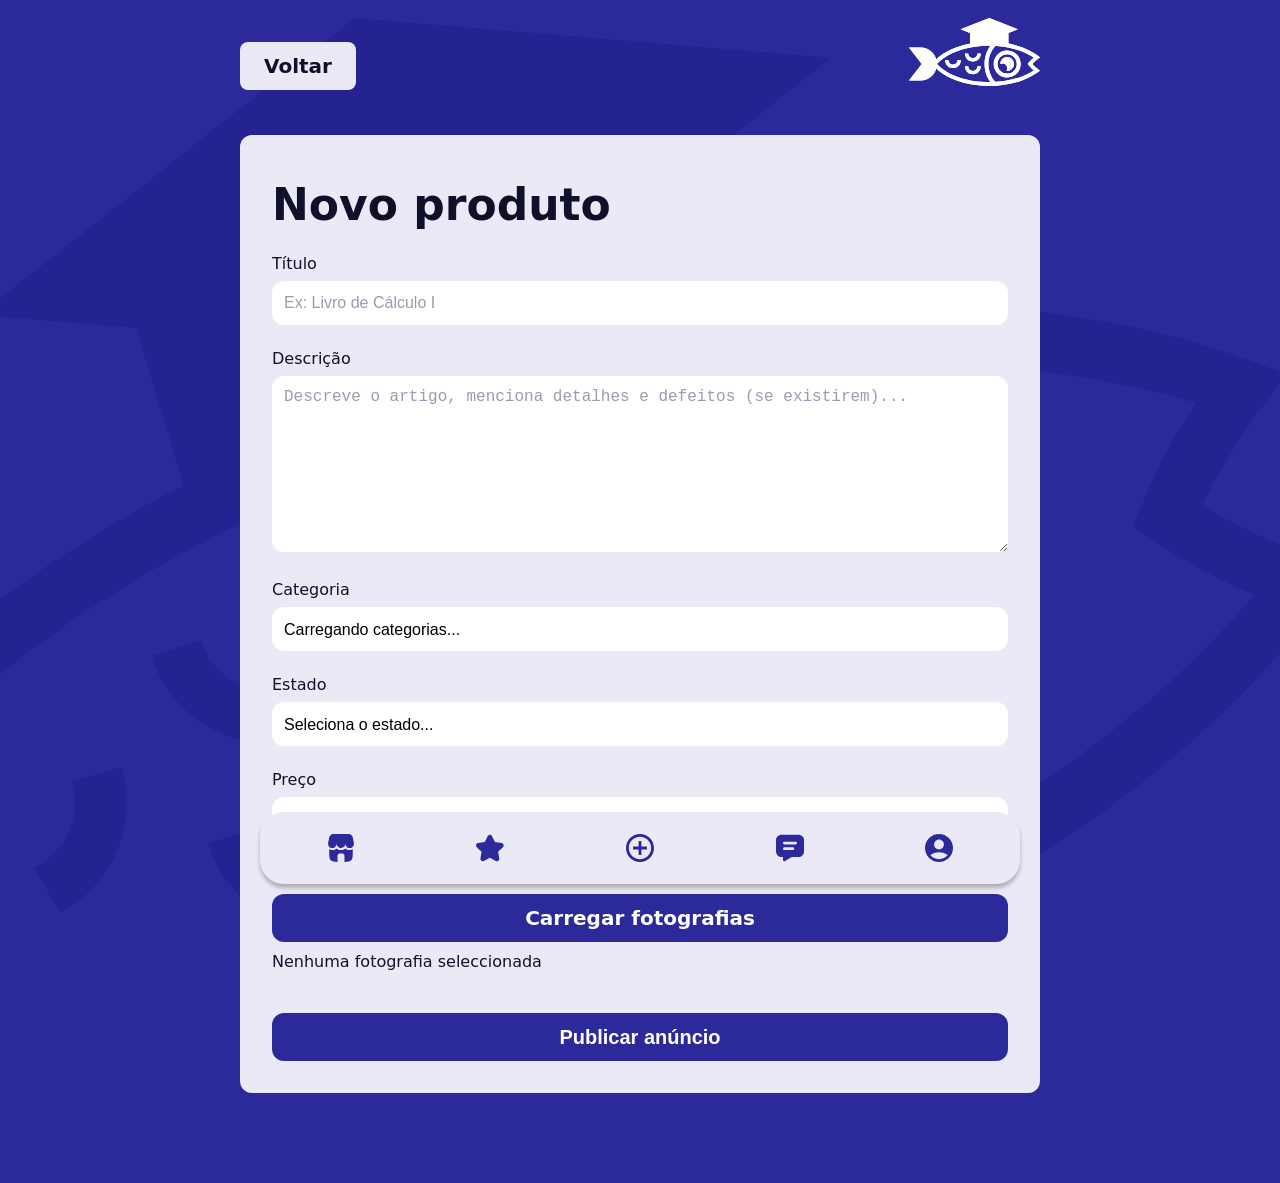
<file: pages/publish.html>
<!DOCTYPE html>
<html lang="pt-PT">

<head>
    <meta charset="UTF-8">
    <meta name="viewport" content="width=device-width, initial-scale=1.0">
    <meta name="theme-color" content="#2C2A9B">
    <link rel="manifest" href="../manifest.json">
    <link rel="stylesheet" href="../styles/publish.css">
    <link rel="stylesheet" href="../styles/global.css">
    <title>UniCo - Publicar Anúncio</title>
    <meta name="description" content="Publica um novo anúncio na UniCo e vende os teus artigos à comunidade universitária.">
</head>

<body class="bgimg">

    <div class="voltar-cont">

        <a href="dashboard.html" class="voltar">Voltar</a>

        <a href="dashboard.html" aria-label="Ir para o dashboard"><img src="../assets/icons/logo.svg" class="logo" alt="logo"></a>

    </div>
    
    <div class="card">

        <h1>Novo produto</h1>

        <form id="publish-form">

            <div class="input-cont">

                <label for="listing-title">Título</label>

                <input type="text" id="listing-title" class="input" placeholder="Ex: Livro de Cálculo I" required>

            </div>

            <div class="input-cont">

                <label for="listing-description">Descrição</label>
                
                <textarea type="text" id="listing-description" rows="4" placeholder="Descreve o artigo, menciona detalhes e defeitos (se existirem)..." required></textarea>

            </div>

            <div class="input-cont">

                <label for="listing-category">Categoria</label>

                <select id="listing-category" class="dropdown" required>

                    <option value="" disabled selected>Carregando categorias...</option>

                </select>

            </div>

            <div class="input-cont">

                <label for="listing-condition">Estado</label>

                <select id="listing-condition" class="dropdown" required>

                    <option value="" disabled selected>Seleciona o estado...</option>
                    <option value="novo">Novo com etiquetas</option>
                    <option value="como_novo">Muito bom / Como novo</option>
                    <option value="bom">Bom</option>
                    <option value="satisfatorio">Satisfatório</option>

                </select>

            </div>

            <div class="input-cont">

                <label for="listing-price">Preço</label>

                <input class="text-input" type="number" step="0.01" min="0" id="listing-price" name="listing-price" placeholder="0.00" aria-describedby="price-hint" required>

            </div>

            <div class="input-cont upload-dropzone">

                <label for="listing-images">Adiciona até 5 fotos</label>

                <label class="upload-button" for="listing-images">
                    Carregar fotografias
                    <input class="file-input" type="file" id="listing-images" name="listing-images" accept="image/*" multiple>
                </label>

                <span id="file-name">Nenhuma fotografia seleccionada</span>

                <div id="image-preview" class="preview-grid"></div>
            </div>

            <button type="submit" class="publish">Publicar anúncio</button>

        </form>

    </div>

    <nav class="mobile-nav" aria-label="Navegação principal">
        <a class="mobile-nav__link" href="dashboard.html" aria-label="Dashboard"><img src="../assets/icons/Vector.svg" alt="dashboard"></a>
        <a class="mobile-nav__link" href="favorites.html" aria-label="Favoritos"><img src="../assets/icons/Vector1.svg" alt="favoritos"></a>
        <a class="mobile-nav__link" href="publish.html" aria-label="Publicar"><img src="../assets/icons/Vector2.svg" alt="publicar"></a>
        <a class="mobile-nav__link" href="messages.html" aria-label="Mensagens"><img src="../assets/icons/Vector3.svg" alt="mensagens"></a>
        <a class="mobile-nav__link" href="profile.html" aria-label="Perfil"><img src="../assets/icons/Vector4.svg" alt="perfil"></a>
    </nav>

    <script type="module" src="../js/pages/publish.js"></script>

</body>

</html>
</file>
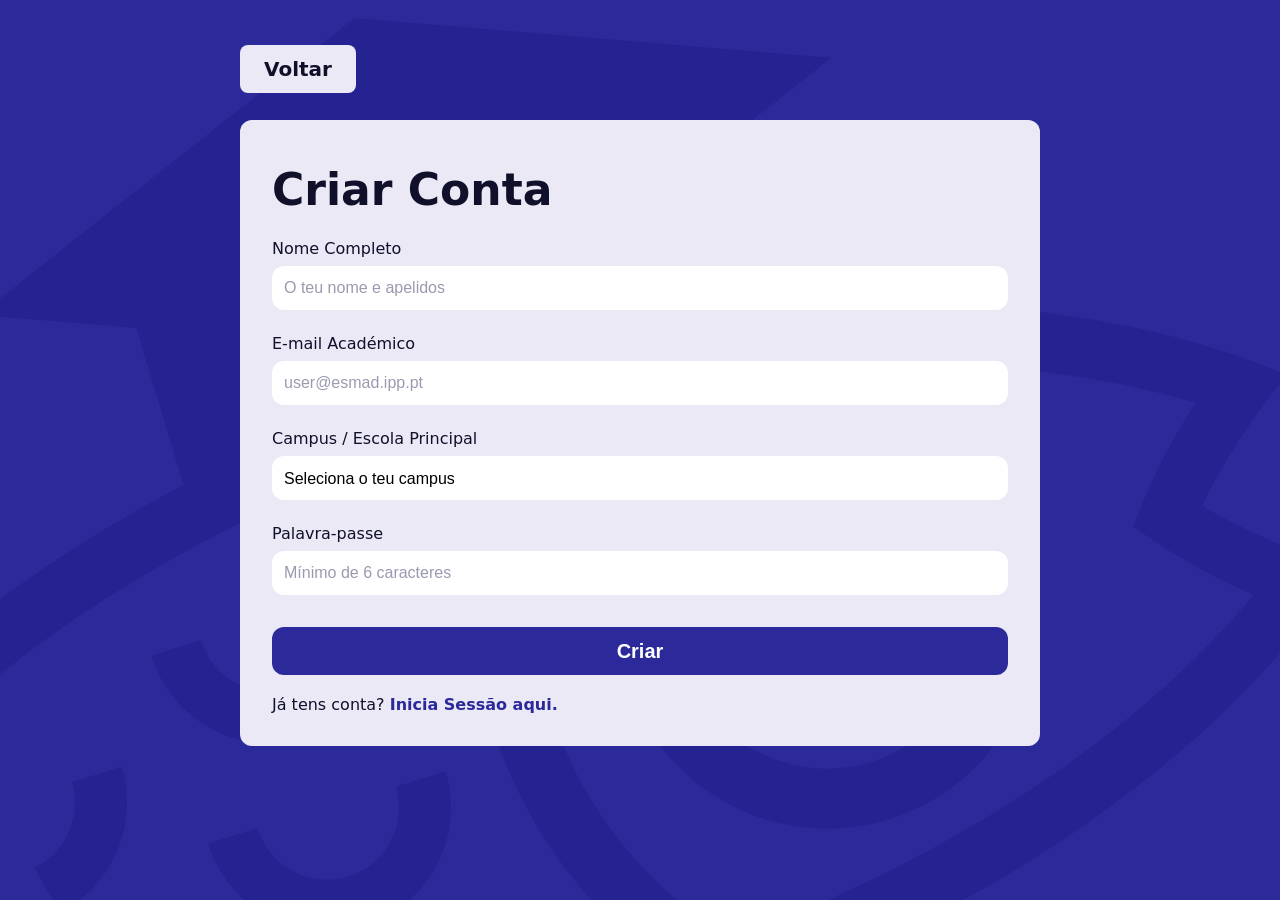
<file: pages/register.html>
<!DOCTYPE html>
<html lang="pt-PT">

<head>
    <meta charset="UTF-8">
    <meta name="viewport" content="width=device-width, initial-scale=1.0">
    <meta name="theme-color" content="#2C2A9B">
    <link rel="manifest" href="../manifest.json">
    <link rel="stylesheet" href="../styles/global.css">
    <link rel="stylesheet" href="../styles/register.css">
    <title>UniCo - Criar Conta</title>
    <meta name="description" content="Cria uma conta na UniCo e junta-te à comunidade de economia circular do teu campus.">
</head>

<body class="bgimg">

    <div class="voltar-cont">

        <a href="../index.html" class="voltar">Voltar</a>

    </div>

    <div class="card">

        <h1>Criar Conta</h1>

        <form id="register-form">

            <div class="input-cont">
                <label for="name">Nome Completo</label>
                <input type="text" id="name" class="input" placeholder="O teu nome e apelidos" autocomplete="name" required>
            </div>

            <div class="input-cont">
                <label for="email">E-mail Académico</label>
                <input type="email" id="email" class="input" placeholder="user@esmad.ipp.pt" autocomplete="email" required>
            </div>

            <div class="input-cont">
                <label for="university">Campus / Escola Principal</label>
                <select id="university" name="university" class="app-select" required>
                    <option value="" disabled selected>Seleciona o teu campus</option>
                    <option value="ESMAD">ESMAD (Vila do Conde / Póvoa)</option>
                    <option value="ISEP">ISEP (Porto)</option>
                    <option value="ISCAP">ISCAP (S. Mamede de Infesta)</option>
                    <option value="ESE">ESE (Porto)</option>
                    <option value="ESTG">ESTG (Felgueiras)</option>
                    <option value="ESMAE">ESMAE (Porto)</option>
                    <option value="ESS">ESS (Porto)</option>
                </select>
            </div>

            <div class="input-cont">
                <label for="password">Palavra-passe</label>
                <input type="password" id="password" name="password" class="input" placeholder="Mínimo de 6 caracteres" autocomplete="new-password" minlength="6" required>
            </div>

            <button type="submit" class="criar">Criar</button>

            <p class="iniciar-sessao">Já tens conta? <a href="login.html">Inicia Sessão aqui.</a></p>

        </form>

    </div>

    <script type="module" src="../js/pages/auth.js"></script>
</body>

</html>
</file>
<file: styles/index.css>
.logo-cont{
    margin-top: 13vh;
    margin-right: 2.5vh;
}

.logo{
    height: auto;
    width: 300px;
    max-width: 80%;

    display: block;
    margin-left: auto;
    margin-right: auto;

    margin-bottom: 2vh;
}

h1{
    font-size: 48px;
    text-align: center;
    font-weight: 700;

    margin-bottom: 1.5vh;
}

.sub-text{
    max-width: 80%;

    font-size: 24px;
    text-align: center;

    margin-left: auto;
    margin-right: auto;
}

.link-cont{
    text-align: center;

    margin-top: 8vh;

}

.link-log{
    display: block;

    background-color: var(--white);
    
    width: 400px;
    max-width: 80%;

    border-radius: 30px;
    border: 3px solid;
    border-color: var(--white);

    font-weight: 500;
    font-size: 24px;
    color: var(--darkblue);
    text-decoration: none;
    
    padding-top: 8px;
    padding-bottom: 8px;

    margin-left: auto;
    margin-right: auto;
}

.link-log:hover{
    background-color: var(--darkblue);
    color: var(--white);
    transform: translateY(-2px);
    transition: .3s;
}

.link-reg{
    display: block;

    background-color: var(--darkblue);
    
    width: 400px;
    max-width: 80%;

    border-radius: 30px;
    border: 3px solid;
    border-color: var(--white);

    font-weight: 500;
    font-size: 24px;
    color: var(--white);
    text-decoration: none;
    
    padding-top: 8px;
    padding-bottom: 8px;

    margin-left: auto;
    margin-right: auto;
}

.link-reg:hover{
    background-color: var(--white);
    color: var(--darkblue);
    transform: translateY(-2px);
    transition: .3s;
}

.link-cont br{
    margin-top: 3vh;
}
</file>
<file: styles/global.css>
*{
    margin: 0;
    padding: 0;
    box-sizing: border-box;
}


:root {
    --darkblue: #2C2A9B;
    --green: #66CC66;
    --lightgreen: #DFF490;
    --white: #ffffff;
    --light: #EAE9F5;
    --lightgray: #A3A3A3;
    --black: #000;
    --dark: #11102B;
    --shadow: 0 4px 4px 0 rgba(0, 0, 0, 0.25);

    --success: #16794c;
    --success-soft: #e9fbf2;
    --danger: #b42318;
    --danger-soft: #fff0ee;
}

body{
    background-color: var(--darkblue);
    color: var(--white);
    font-family: Montserrat, system-ui, sans-serif;
}

.alert-danger{
    display: flex;
    align-items: center;

    width: 100%;
    height: 44px;

    background-color: var(--danger-soft);

    border-width: thin;
    border: solid;
    border-color: var(--danger);
    border-radius: 12px;

    padding-left: 12px;

    color: var(--danger);
    font-weight: 600;
}

.alert-success{
       display: flex;
    align-items: center;

    width: 100%;
    height: 44px;

    background-color: var(--success-soft);

    border-width: thin;
    border: solid;
    border-color: var(--success);
    border-radius: 12px;

    padding-left: 12px;

    color: var(--success);
    font-weight: 600;
}

/*
 * Alertas gerados pelo JavaScript (showAlert / renderNotice em utils.js):
 * classes "alert" + "alert--danger|success|neutral" e, opcional, "alert--center".
 */
.alert{
    display: flex;
    align-items: center;
    width: 100%;
    min-height: 44px;
    border: thin solid transparent;
    border-radius: 12px;
    padding: 10px 12px;
    font-weight: 600;
    margin-bottom: 12px;
}
.alert--neutral{ background-color: var(--light); border-color: var(--lightgray); color: var(--dark); }
.alert--success{ background-color: var(--success-soft); border-color: var(--success); color: var(--success); }
.alert--danger{ background-color: var(--danger-soft); border-color: var(--danger); color: var(--danger); }
.alert--center{ justify-content: center; text-align: center; }

/* === Barra de navegação inferior (consistente em todas as páginas) === */
.mobile-nav{
    position: fixed;
    left: 50%;
    bottom: 16px;
    transform: translateX(-50%);
    width: min(760px, calc(100% - 24px));

    display: grid;
    grid-template-columns: repeat(5, 1fr);
    gap: 8px;

    padding: 10px;
    border-radius: 24px;

    background: var(--light);
    box-shadow: var(--shadow);

    z-index: 1000;
}
.mobile-nav__link{
    display: flex;
    align-items: center;
    justify-content: center;
    min-height: 52px;
    border-radius: 18px;
    transition: background-color 160ms ease, transform 160ms ease;
}
.mobile-nav__link:hover{ background: rgba(44, 42, 155, 0.08); transform: translateY(-1px); }
.mobile-nav__link--active{ background: rgba(44, 42, 155, 0.12); }
.mobile-nav__link img{ width: 28px; height: 28px; }

/* === Polimento de UI (subtil — mantém a identidade) === */

html { scroll-behavior: smooth; }

/* foco com brilho suave na cor da marca */
input:focus,
select:focus,
textarea:focus {
    outline: none;
    box-shadow: 0 0 0 3px rgba(44, 42, 155, 0.20);
}

::placeholder { color: #9a9ab0; }

/*
 * Garante que o atributo "hidden" esconde sempre o elemento — sem isto,
 * regras como ".alert { display: flex }" sobrepunham-se e deixavam, por ex.,
 * o estado "A carregar utilizadores..." visível mesmo depois de carregar.
 */
[hidden] { display: none !important; }

/* contorno de foco por teclado (acessibilidade) */
:focus-visible { outline: 2px solid var(--darkblue); outline-offset: 2px; }

/* cartões de anúncio: pequeno "lift" ao passar o rato */
.p-card { transition: transform .2s ease, box-shadow .2s ease; }
.p-card:hover { transform: translateY(-4px); box-shadow: 0 12px 28px rgba(0, 0, 0, 0.22); }

/* === Estrutura responsiva: cartões/formulários em ecrãs pequenos === */
@media (max-width: 560px) {
    .card { padding: 26px 20px; margin-bottom: 110px; }
    .card h1,
    .admin-wrap > h1 { font-size: 30px; }
    .admin-metrics { gap: 12px; }
    .admin-wrap { margin-bottom: 110px; }
    .voltar { height: 42px; padding: 0 18px; font-size: 18px; }
    .logo { height: 54px; }
    .admin-grid { gap: 16px; }
    .voltar-cont { width: 92%; }
}
</file>
<file: styles/admin.css>
.bgimg{
    background-position: left top 2vh;
    background-image: url(../assets/icons/bgimg-forms.svg);
    background-repeat: no-repeat;
}

/* topo: voltar + logo */
.voltar-cont{
    display: flex;
    justify-content: space-between;
    align-items: center;

    width: 1100px;
    max-width: 92%;

    margin: 2vh auto 0;
}
.voltar{
    display: inline-flex;
    align-items: center;
    height: 48px;
    padding: 0 24px;

    border-radius: 8px;
    border: none;

    background-color: var(--light);
    color: var(--dark);
    font-size: 20px;
    font-weight: 600;
    text-decoration: none;

    transition: .3s ease;
}
.voltar:hover{ background-color: var(--white); box-shadow: var(--shadow); transform: translateY(-2px); }
.logo{ height: 68px; width: auto; display: block; }

/* contentor principal */
.admin-wrap{
    width: 1100px;
    max-width: 92%;
    margin: 3vh auto 12vh;
}
.admin-wrap > h1{
    color: var(--white);
    font-size: 40px;
    font-weight: 900;
    margin-bottom: 4px;
}
.admin-status{ color: var(--light); font-weight: 500; margin-bottom: 24px; }

/* métricas */
.admin-metrics{
    display: grid;
    grid-template-columns: repeat(3, 1fr);
    gap: 16px;
    margin-bottom: 24px;
}
.metric-card{
    background-color: var(--light);
    border-radius: 12px;
    padding: 20px;
    display: flex;
    flex-direction: column;
    gap: 6px;
}
.metric-card__label{ color: var(--dark); font-weight: 600; }
.metric-card__value{ color: var(--darkblue); font-size: 32px; font-weight: 900; }

/* layout em duas colunas */
.admin-grid{
    display: grid;
    grid-template-columns: 1fr 1fr;
    gap: 24px;
    align-items: start;
}

/* painéis (cartões claros como nas outras páginas) */
.card{
    background-color: var(--light);
    border-radius: 12px;
    padding: 28px;
}
.card h2{ color: var(--dark); font-size: 26px; font-weight: 900; margin-bottom: 8px; }
.card > p{ color: #555; margin-bottom: 8px; }
.admin-subtitle{ color: var(--dark); font-size: 18px; font-weight: 700; margin: 24px 0 12px; }

/* formulário */
.input-cont{ margin-top: 16px; }
.card label{ color: var(--dark); font-weight: 500; }
.card input,
.card select{
    width: 100%;
    height: 44px;
    background-color: var(--white);
    border: none;
    border-radius: 12px;
    padding-left: 12px;
    margin-top: 8px;
    font-size: 16px;
    color: var(--dark);
}
.help-text{ color: #666; font-size: 13px; margin-top: 6px; }

/* botões */
.btn{
    display: inline-flex;
    align-items: center;
    justify-content: center;
    height: 44px;
    padding: 0 18px;

    border: none;
    border-radius: 12px;

    font-size: 16px;
    font-weight: 600;
    text-decoration: none;
    cursor: pointer;
    transition: .3s ease;
}
.btn:disabled{ opacity: .6; cursor: default; }
.btn--full{ width: 100%; margin-top: 12px; }
.btn--primary{ background-color: var(--darkblue); color: var(--white); }
.btn--primary:hover{ box-shadow: var(--shadow); transform: translateY(-2px); }
.btn--ghost{ background-color: transparent; color: var(--dark); }
.btn--ghost:hover{ background-color: rgba(0, 0, 0, 0.05); }
.btn--soft{ background-color: #dfe0f2; color: var(--darkblue); }
.btn--soft:hover{ box-shadow: var(--shadow); transform: translateY(-2px); }
.btn--danger-soft{ background-color: var(--danger-soft); color: var(--danger); }
.btn--danger-soft:hover{ box-shadow: var(--shadow); transform: translateY(-2px); }

/* lista de categorias (gerada pelo admin.js) */
.admin-categories-list{ display: flex; flex-direction: column; gap: 12px; }
.category-card{
    background-color: var(--white);
    border-radius: 12px;
    padding: 16px;
    display: flex;
    flex-direction: column;
    gap: 2px;
}
.category-card strong{ color: var(--dark); font-size: 16px; }
.category-card span{ color: #666; font-size: 14px; }
.category-card__actions{ display: flex; gap: 8px; margin-top: 10px; }
.category-card__btn{ flex: 1; height: 38px; font-size: 14px; }

/* lista de utilizadores (gerada pelo admin.js) */
.admin-users-list{ display: flex; flex-direction: column; gap: 12px; margin-top: 16px; }
.user-card{
    background-color: var(--white);
    border-radius: 12px;
    padding: 16px;
    display: flex;
    align-items: center;
    justify-content: space-between;
    gap: 12px;
}
.user-card__info{ display: flex; flex-direction: column; gap: 2px; }
.user-card__name{ color: var(--dark); font-size: 16px; }
.user-card__meta{ color: #666; font-size: 14px; }
.user-card__actions{ flex-shrink: 0; }
.badge{
    display: inline-block;
    width: fit-content;
    margin-top: 4px;
    padding: 2px 10px;
    background-color: var(--danger);
    color: #fff;
    font-size: 12px;
    font-weight: 700;
    border-radius: 300px;
}

@media (max-width: 760px){
    .admin-grid{ grid-template-columns: 1fr; }
    .admin-metrics{ grid-template-columns: 1fr; }
    .admin-wrap{ margin-bottom: 120px; }
}
</file>
<file: styles/dashboard.css>
header{
    width: 100%;
}

h1{
    display: none;
}

.logo{
    width: 10vh;
    margin-bottom: 1vh;
}

.cont1{
    display: flex;
    align-items: center;
    justify-content: space-between;

    max-width: 80%;
    width: 1200px;

    margin-top: 5vh;
    margin-left: auto;
    margin-right: auto;
}

/* grupo de botões à direita (Painel admin / Publicar / Sair) numa linha */
.cont1 > div{
    display: flex;
    align-items: center;
    flex-wrap: wrap;
    justify-content: flex-end;
    gap: 12px;
}

.cont1 > div a{
    text-decoration: none;
}

#admin-panel-link{
    display: flex;
    align-items: center;

    background-color: var(--light);
    height: 40px;

    border-radius: 300px;

    font-size: 20px;
    font-weight: 600;
    text-decoration: none;

    padding-left: 24px;
    padding-right: 24px;

    margin-right: 1vh;

    transition: .3s ease;
}

/*
 * Enquanto a div estiver vazia (antes de o JS confirmar que és admin, ou
 * para utilizadores normais), não mostra a "bola" — só aparece quando o
 * link "Painel admin" é inserido lá dentro.
 */
#admin-panel-link:empty{ display: none; }

#admin-panel-link a{
    color: var(--dark);
}

#admin-panel-link:hover{
    background-color: var(--white);
    box-shadow: var(--shadow);
    transform: translateY(-2px);
    transition: .3s ease;
}

.post{
    background-color: var(--darkblue);
    height: 40px;

    border: solid;
    border-width: 3px;
    border-color: var(--white);
    border-radius: 300px;

    color: var(--white);
    font-size: 20px;
    font-weight: 600;
    text-decoration: none;

    padding-left: 24px;
    padding-right: 24px;

    margin-right: 1vh;

    transition: .3s ease;
}

.post:hover{
    background-color: var(--white);
    color: var(--dark);
    box-shadow: var(--shadow);
    transform: translateY(-2px);
    transition: .3s ease;
}

.logout{
    background-color: var(--light);

    height: 40px !important;

    border: none;
    border-radius: 300px !important;

    color: var(--dark);
    font-size: 20px;
    font-weight: 600;

    padding-left: 24px;
    padding-right: 24px;

    transition: .3s ease;
}

.logout:hover{
    background-color: var(--white);
    box-shadow: var(--shadow);
    transform: translateY(-2px);
    transition: .3s ease;
}


    /* search */


.search-cont{
    display: flex;
    justify-content: center;

    width: 1200px;
    max-width: 90%;

    margin-top: 3vh;
    margin-left: auto;
    margin-right: auto;
}

.search-cont form{
    display: flex;

    width: 540px;
    max-width: 90%;
    min-width: 268px;

    background-color: var(--light);

    border-radius: 16px;

    padding-top: 16px;
    padding-bottom: 16px;
    padding-left: 24px;
    padding-right: 24px;
}

.search-cont form a{
    display: flex;

    height: 100%;

    border: none;

}

.search{
    width: 100%;
    height: 100%;

    background-color: #00000000;

    font-size: 16px;

    border: none;


}

main {
    display: grid;
    
    grid-template-columns: repeat(auto-fill, minmax(240px, 1fr));

    gap: 5vh;

    width: 100%;
    max-width: 1200px;

    padding-left: 16px;
    padding-right: 16px;

    margin-top: 5vh;
    margin-bottom: 16vh;
    margin-left: auto;
    margin-right: auto;
}

main p{
    width: 100%;
    text-align: center;
    grid-column: 1/-1;
}

.p-card {
    width: 100%; 
    max-width: 280px; 
    
    justify-self: center; 

    background-color: var(--white);
    border-radius: 12px;
    box-shadow: var(--shadow);
    text-decoration: none;
    padding: 12px;
}

.p-card img {
    height: 200px;
    
    width: 100%; 
    object-fit: cover;

    border-radius: 12px;
    margin-bottom: 2vh;
}

.p-card h2 {
    color: var(--dark);
    font-size: 24px;
    font-weight: 600;
}

.p-card div {
    display: flex;
    flex-direction: column;
    gap: 1vh;
    margin-top: 2vh;
    margin-bottom: 4vh;
}

.p-card p {
    color: black;
    font-size: 16px;
    font-weight: 400;
    text-align: left;
}

.p-card div p {
    color: black;
    font-size: 16px;
    font-weight: 400;
    text-align: left;
}

@media (max-width: 640px){

    main{
        justify-content: center;
        flex-direction: column;
        flex-wrap: nowrap;
    }

    /* cabeçalho de secretária escondido; a navegação fica na barra inferior */
    .cont1{ display: none; }
    .menu{ display: none; }

    /* pesquisa: menos espaço vazio no topo */
    .search-cont{ margin-top: 3vh; }

    /* painel de filtros empilhado e a toda a largura no telemóvel */
    .filters-panel{
        flex-direction: column;
        align-items: stretch;
        gap: 12px;
    }
    .filter-field{ width: 100%; }
    .filter-field select,
    .filter-field input{ width: 100%; min-width: 0; }
    .filter-clear{ width: 100%; }

    /* uma coluna de anúncios, bem espaçada */
    main{ grid-template-columns: 1fr; gap: 18px; }

    /* cartões enchem a largura disponível (sem ficarem pequenos ao centro) */
    .p-card{ max-width: 100%; }
}


    /* badges e botões usados pelos cartões .p-card (renderItemCard) */

.badge{
    display: inline-block;

    background-color: var(--light);
    color: var(--dark);

    font-size: 12px;
    font-weight: 600;

    border-radius: 300px;
    padding: 4px 10px;
}

.detail-price{
    color: var(--darkblue);
    font-weight: 700;
}

/* botão de favorito (coração) sobreposto ao cartão */
.fav-btn{
    position: absolute;
    top: 16px;
    right: 16px;
    z-index: 2;

    display: flex;
    align-items: center;
    justify-content: center;

    width: 38px;
    height: 38px;

    background-color: var(--white);
    color: var(--dark);

    border: none;
    border-radius: 50%;
    box-shadow: var(--shadow);

    cursor: pointer;
    transition: .2s ease;
}

.fav-btn:hover{ transform: translateY(-2px); }
.fav-btn:disabled{ opacity: .6; cursor: default; }
.fav-btn--active{ color: #e53e3e; }

/* botões de ação dentro do cartão (Comprar / Remover / Painel admin) */
.btn{
    display: inline-flex;
    align-items: center;
    justify-content: center;

    height: 42px;

    border: none;
    border-radius: 12px;

    font-size: 16px;
    font-weight: 600;
    text-decoration: none;

    cursor: pointer;
    transition: .3s ease;
}

.btn:disabled{ opacity: .6; cursor: default; }
.btn--full{ width: 100%; }

.btn--primary{ background-color: var(--darkblue); color: var(--white); }
.btn--primary:hover{ box-shadow: var(--shadow); transform: translateY(-2px); }

.btn--soft{ background-color: var(--light); color: var(--dark); padding: 0 18px; }
.btn--soft:hover{ box-shadow: var(--shadow); transform: translateY(-2px); }

.btn--danger-soft{ background-color: var(--danger-soft); color: var(--danger); }
.btn--danger-soft:hover{ box-shadow: var(--shadow); transform: translateY(-2px); }


    /* suporte do cartão .p-card: coração sobreposto + ações */

.p-card{ position: relative; }

.p-card__link{
    display: block;
    text-decoration: none;
    color: inherit;
}

.p-card__action{ margin-top: 10px; }
.p-card__seller{ font-size: 14px; color: #666; }


    /* === Botão de filtros (engrenagem) + painel de filtros === */

.filter-toggle{
    display: flex;
    align-items: center;
    justify-content: center;
    background: transparent;
    border: none;
    cursor: pointer;
    padding: 0;
}
.filter-toggle img{ height: 24px; width: 24px; }

.filters-panel{
    display: flex;
    flex-wrap: wrap;
    align-items: flex-end;
    gap: 16px;

    width: 1200px;
    max-width: 90%;

    background-color: var(--light);
    border-radius: 16px;
    padding: 20px 24px;

    margin: 2vh auto 0;
}

.filters-panel[hidden]{ display: none; }

.filter-field{ display: flex; flex-direction: column; gap: 6px; }
.filter-field label{ color: var(--dark); font-size: 14px; font-weight: 600; }
.filter-field select,
.filter-field input{
    height: 40px;
    min-width: 150px;
    background-color: var(--white);
    border: none;
    border-radius: 10px;
    padding: 0 12px;
    font-size: 15px;
    color: var(--dark);
}
.filter-field input[type="number"]{ min-width: 110px; }

.filter-check{
    display: flex;
    align-items: center;
    gap: 8px;
    color: var(--dark);
    font-size: 14px;
    font-weight: 600;
}
.filter-check input{ width: 18px; height: 18px; }

.filter-clear{
    height: 40px;
    padding: 0 18px;
    background-color: var(--darkblue);
    color: var(--white);
    border: none;
    border-radius: 10px;
    font-weight: 600;
    cursor: pointer;
    transition: .3s ease;
}
.filter-clear:hover{ box-shadow: var(--shadow); transform: translateY(-2px); }


/* === Mensagem de estado vazio (ex.: "Nenhum anúncio...") centrada e maior === */
main > .alert{
    grid-column: 1 / -1;
    justify-self: center;

    width: 100%;
    max-width: 560px;

    margin: 16px auto;
    padding: 28px 32px;

    justify-content: center;
    text-align: center;
    font-size: 16px;
}
</file>
<file: styles/styles.css>
* {
    margin: 0;
    padding: 0;
    box-sizing: border-box;
}

:root {
    --darkblue: #2C2A9B;
    --green: #66CC66;
    --lightgreen: #DFF490;
    --white: #ffffff;
    --light: #EAE9F5;
    --lightgray: #A3A3A3;
    --black: #000;
    --dark: #11102B;
    --shadow: 0 4px 4px 0 rgba(0, 0, 0, 0.25);

    --success: #16794c;
    --success-soft: #e9fbf2;
    --danger: #b42318;
    --danger-soft: #fff0ee;
}

.listing-card__media img,
.detail-figure img,.gallery-tile img {
    width: 100% !important;
    height: 240px !important;
    object-fit: cover !important;
    border-radius: 12px 12px 0 0!important;
}

.grid {
    display: grid;

    width: 100%;
    max-width: 1200px;

    padding-left: 28px;
    padding-right: 28px;
    margin-left: auto;
    margin-right: auto;

    grid-template-columns: repeat(12, 1fr);
    gap: 20px;
}

:root {
    --bg-dark: #0f1533;
    --bg-light: #eef3ff;
    --surface: rgba(255, 255, 255, 0.92);
    --surface-strong: #ffffff;
    --surface-soft: #f5f8ff;
    --text: #14213d;
    --muted: #66718f;
    --border: rgba(20, 33, 61, 0.12);
    --primary: #2c2a9b;
    --primary-strong: #201f72;
    --primary-soft: rgba(44, 42, 155, 0.1);
    --success: #16794c;
    --success-soft: #e9fbf2;
    --danger: #b42318;
    --danger-soft: #fff0ee;
    --shadow: 0 24px 50px rgba(12, 20, 45, 0.16);
    --shadow-soft: 0 10px 24px rgba(12, 20, 45, 0.08);
    --radius-xl: 32px;
    --radius-lg: 24px;
    --radius-md: 18px;
    --radius-sm: 12px;
}

body {
    min-height: 100%;
    background-color: var(--darkblue);
}


body {
    font-family: Montserrat, system-ui, sans-serif;
    color: var(--text);
    background-color: #2C2A9B;
    background-image: none;
    overflow-x: hidden;
}

a {
    color: inherit;
    text-decoration: none;
}

img {
    display: block;
    max-width: 100%;
}

button,
input,
select,
textarea {
    font: inherit;
}

.page-shell,
.landing-shell,
.auth-shell,
.dashboard-shell {
    width: min(1200px, calc(100% - 32px));
    margin: 0 auto;
}

.landing-shell {
    min-height: 100vh;
    display: grid;
    place-items: center;
    padding: 24px 0;
}

.landing-card {
    width: min(540px, 100%);
    padding: clamp(2rem, 5vw, 3.5rem);
    border-radius: 36px;
    border: 0;
    background: transparent;
    box-shadow: none;
    backdrop-filter: none;
    text-align: center;
}

.landing-brand,
.auth-brand {
    display: flex;
    justify-content: center;
    align-items: center;
}

.landing-logo,
.auth-logo {
    width: 96px;
    height: 96px;
}

.landing-title {
    margin: 1.5rem 0 0.75rem;
    font-size: clamp(2.6rem, 9vw, 4.4rem);
    line-height: 1;
    letter-spacing: 0.08em;
    text-transform: uppercase;
}

.landing-copy,
.section-copy,
.detail-copy,
.status-copy {
    margin: 0;
    line-height: 1.7;
    color: rgba(255, 255, 255, 0.9);
}

.landing-actions {
    display: grid;
    gap: 12px;
    margin-top: 2rem;
}

.auth-shell {
    min-height: 100vh;
    padding: 24px 0 40px;
    display: grid;
    gap: 24px;
    align-content: start;
}

.auth-header,
.page-toolbar,
.dashboard-header,
.page-header {
    display: flex;
    align-items: center;
    justify-content: space-between;
    gap: 16px;
    flex-wrap: wrap;
}

.auth-header {
    width: min(760px, 100%);
    margin: 0 auto;
}

.auth-card,
.surface {
    border-radius: var(--radius-xl);
    border: 1px solid var(--border);
    background: var(--surface);
    box-shadow: var(--shadow);
    backdrop-filter: blur(16px);
}

.auth-card {
    width: min(760px, 100%);
    margin: 0 auto;
    padding: clamp(1.5rem, 4vw, 2.75rem);
}

.section-title,
.detail-title,
.landing-title,
.page-title {
    margin: 0;
    font-weight: 800;
    letter-spacing: -0.03em;
}

.section-title {
    color: var(--text);
    font-size: clamp(1.65rem, 4vw, 2.45rem);
}

.section-copy,
.detail-copy,
.status-copy {
    color: var(--muted);
}

.form-stack {
    display: grid;
    gap: 18px;
    margin-top: 24px;
}

.form-field,
.upload-dropzone {
    display: grid;
    gap: 10px;
}

.form-grid {
    display: grid;
    gap: 18px;
}

.form-grid--two {
    grid-template-columns: repeat(2, minmax(0, 1fr));
}

.form-field-label {
    font-size: 0.95rem;
    font-weight: 700;
    color: var(--text);
}

.text-input,
.text-area,
.dropdown {
    width: 100%;
    border: 1px solid rgba(20, 33, 61, 0.12);
    border-radius: 18px;
    background: #ffffff;
    color: var(--text);
    padding: 0.95rem 1rem;
    outline: none;
    transition: border-color 160ms ease, box-shadow 160ms ease, transform 160ms ease;
    box-shadow: inset 0 1px 2px rgba(19, 27, 49, 0.04);
}

.text-input:focus,
.text-area:focus,
.dropdown:focus {
    border-color: rgba(44, 42, 155, 0.7);
    box-shadow: 0 0 0 4px rgba(44, 42, 155, 0.14);
}

.text-input::placeholder,
.text-area::placeholder {
    color: #8992ad;
}

.text-area {
    min-height: 140px;
    resize: vertical;
}

.btn {
    display: inline-flex;
    align-items: center;
    justify-content: center;
    gap: 0.5rem;
    border: 1px solid transparent;
    border-radius: 999px;
    padding: 0.95rem 1.2rem;
    font-weight: 800;
    line-height: 1;
    cursor: pointer;
    transition: transform 160ms ease, box-shadow 160ms ease, background-color 160ms ease, color 160ms ease, border-color 160ms ease;
    user-select: none;
}

.btn:hover {
    transform: translateY(-1px);
}

.btn:disabled {
    cursor: wait;
    opacity: 0.72;
    transform: none;
}

.btn--primary {
    color: #ffffff;
    background: linear-gradient(135deg, var(--primary) 0%, #4c59d4 100%);
    box-shadow: 0 16px 30px rgba(44, 42, 155, 0.28);
}

.btn--soft {
    color: var(--primary);
    background: rgba(44, 42, 155, 0.1);
    border-color: rgba(44, 42, 155, 0.1);
}

.btn--ghost {
    color: var(--text);
    background: rgba(255, 255, 255, 0.78);
    border-color: rgba(20, 33, 61, 0.08);
}

.btn--light {
    color: var(--primary);
    background: #ffffff;
    border-color: rgba(255, 255, 255, 0.4);
}

.btn--outline {
    color: #ffffff;
    background: transparent;
    border-color: rgba(255, 255, 255, 0.35);
}

.btn--full {
    width: 100%;
}

.help-text,
.auth-footer,
.file-name,
.muted-text {
    color: var(--muted);
    font-size: 0.95rem;
    line-height: 1.5;
}

.auth-footer {
    margin-top: 1rem;
    text-align: center;
}

.text-accent {
    color: var(--primary);
    font-weight: 800;
}

.upload-dropzone {
    gap: 12px;
}

.upload-row {
    display: flex;
    flex-wrap: wrap;
    gap: 12px;
    align-items: center;
}

.upload-button {
    position: relative;
    overflow: hidden;
    display: inline-flex;
    align-items: center;
    gap: 12px;
    padding: 1rem 1.2rem;
    border-radius: 20px;
    background: linear-gradient(135deg, var(--primary) 0%, #5b68ea 100%);
    color: #ffffff;
    font-weight: 800;
    box-shadow: 0 18px 30px rgba(44, 42, 155, 0.24);
    cursor: pointer;
}

.upload-icon {
    width: 38px;
    height: 38px;
    display: inline-flex;
    align-items: center;
    justify-content: center;
    border-radius: 14px;
    background: rgba(255, 255, 255, 0.14);
    flex: 0 0 auto;
}

.file-input {
    position: absolute;
    inset: 0;
    opacity: 0;
    cursor: pointer;
}

.preview-grid,
.gallery-grid,
.listings-grid {
    display: grid;
    gap: 16px;
}

.preview-grid {
    grid-template-columns: repeat(auto-fill, minmax(96px, 1fr));
}

.preview-tile,
.gallery-tile,
.listing-card {
    border-radius: 22px;
    overflow: hidden;
    background: var(--surface-strong);
    border: 1px solid var(--border);
    box-shadow: var(--shadow-soft);
}

.preview-tile {
    aspect-ratio: 1 / 1;
}

.preview-tile img,
.gallery-tile img,
.detail-figure img,
.listing-card__media img {
    width: 100%;
    height: 100%;
    object-fit: cover;
}

.section-divider {
    border: 0;
    border-top: 1px solid var(--border);
    margin: 6px 0;
}

.action-row,
.header-actions,
.form-actions {
    display: flex;
    flex-wrap: wrap;
    gap: 12px;
    align-items: center;
    justify-content: flex-end;
}

.action-row {
    justify-content: space-between;
}

.dashboard-shell {
    padding: 24px 0 128px;
}

.admin-shell {
    display: grid;
    gap: 24px;
}

.admin-metrics {
    display: grid;
    grid-template-columns: repeat(auto-fit, minmax(180px, 1fr));
    gap: 16px;
}

.metric-card {
    padding: 18px;
    border-radius: var(--radius-lg);
    border: 1px solid var(--border);
    background: var(--surface);
    box-shadow: var(--shadow-soft);
    display: grid;
    gap: 8px;
}

.metric-card__label {
    color: var(--muted);
    font-size: 0.92rem;
    font-weight: 700;
}

.metric-card__value {
    color: var(--text);
    font-size: clamp(1.6rem, 3vw, 2.2rem);
    line-height: 1;
}

.admin-layout {
    display: grid;
    grid-template-columns: minmax(300px, 360px) minmax(0, 1fr);
    gap: 24px;
    align-items: start;
}

.admin-content {
    min-width: 0;
}

.admin-panel {
    padding: clamp(1.4rem, 3vw, 2rem);
}

.admin-panel__header {
    display: grid;
    gap: 14px;
}

.admin-section__title {
    margin: 0 0 12px;
    font-size: 1rem;
    font-weight: 800;
    color: var(--text);
}

.admin-categories-list {
    display: flex;
    flex-wrap: wrap;
    gap: 10px;
}

.category-card {
    display: grid;
    gap: 4px;
    min-width: 140px;
    padding: 12px 14px;
    border-radius: 16px;
    border: 1px solid var(--border);
    background: var(--surface-soft);
}

.category-card strong {
    color: var(--text);
}

.category-card span {
    color: var(--muted);
    font-size: 0.9rem;
}

.dashboard-header {
    padding: 22px 24px;
    margin-bottom: 24px;
}

.alert {
    border-radius: 16px;
    border: 1px solid transparent;
    padding: 14px 16px;
    line-height: 1.5;
}

.alert--neutral {
    color: #1f3a7a;
    background: #edf4ff;
    border-color: #c9d7ff;
}

.alert--success {
    color: var(--success);
    background: var(--success-soft);
    border-color: #bde6cb;
}

.alert--danger {
    color: var(--danger);
    background: var(--danger-soft);
    border-color: #f0c0bc;
}

.alert--center {
    text-align: center;
}

.listings-grid {
    grid-template-columns: repeat(auto-fit, minmax(240px, 1fr));
}

.listings-grid .alert {
    grid-column: 1 / -1;
}

.listing-card {
    position: relative;
    display: flex;
    flex-direction: column;
    min-height: 100%;
    transition: transform 160ms ease, box-shadow 160ms ease;
}

/* Botão de favorito sobreposto no canto da imagem do card */
.fav-btn {
    position: absolute;
    top: 10px;
    right: 10px;
    z-index: 1;
    width: 36px;
    height: 36px;
    border-radius: 50%;
    border: none;
    background: rgba(255, 255, 255, 0.92);
    color: var(--muted);
    display: flex;
    align-items: center;
    justify-content: center;
    cursor: pointer;
    box-shadow: 0 2px 8px rgba(0, 0, 0, 0.15);
    backdrop-filter: blur(6px);
    transition: transform 160ms ease, color 160ms ease, background 160ms ease;
}

.fav-btn:hover {
    transform: scale(1.12);
    background: #ffffff;
}

.fav-btn:disabled {
    cursor: wait;
    opacity: 0.6;
}

.fav-btn--active {
    color: #e53e3e;
    background: #fff5f5;
}

.listing-card:hover {
    transform: translateY(-2px);
    box-shadow: 0 20px 40px rgba(12, 20, 45, 0.14);
}

.listing-card__media {
    aspect-ratio: 4 / 3;
    /* Fundo na cor da marca: quando o anúncio não tem foto, mostramos o logo
       branco como placeholder — e este fundo escuro torna-o bem visível.
       Nos anúncios com foto, a imagem cobre todo o espaço e tapa este fundo. */
    background: #2C2A9B;
}

.listing-card__body {
    display: grid;
    gap: 12px;
    padding: 18px;
}

.listing-card__title {
    margin: 0;
    font-size: 1.05rem;
    font-weight: 800;
    color: var(--text);
}

.listing-card__text {
    margin: 0;
    color: var(--muted);
    line-height: 1.6;
}

.badge-list,
.chip-list {
    display: flex;
    flex-wrap: wrap;
    gap: 8px;
}

.badge,
.chip {
    display: inline-flex;
    align-items: center;
    justify-content: center;
    border-radius: 999px;
    padding: 0.45rem 0.75rem;
    font-size: 0.82rem;
    font-weight: 800;
    line-height: 1;
}

.badge {
    color: var(--primary);
    background: var(--primary-soft);
}

.chip {
    color: #20305f;
    background: #edf2ff;
}

.detail-grid {
    display: grid;
    grid-template-columns: minmax(0, 1.1fr) minmax(320px, 0.9fr);
    gap: 24px;
    align-items: start;
}

.detail-figure {
    border-radius: var(--radius-xl);
    overflow: hidden;
    aspect-ratio: 4 / 3;
    /* Cor da marca para o logo branco (placeholder sem foto) ficar visível. */
    background: #2C2A9B;
    box-shadow: var(--shadow);
}

.detail-card {
    padding: clamp(1.4rem, 3vw, 2rem);
}

.detail-price {
    margin: 0;
    font-size: clamp(1.4rem, 4vw, 2rem);
    font-weight: 900;
    color: var(--primary);
}

.seller-box {
    padding: 16px;
    border-radius: 20px;
    border: 1px solid var(--border);
    background: var(--surface-soft);
}

.gallery-section {
    margin-top: 28px;
}

.gallery-grid {
    grid-template-columns: repeat(auto-fill, minmax(170px, 1fr));
}

.gallery-tile {
    aspect-ratio: 4 / 3;
}

.mobile-nav {
    position: fixed;
    left: 50%;
    bottom: 16px;
    transform: translateX(-50%);
    width: min(760px, calc(100% - 24px));
    display: grid;
    grid-template-columns: repeat(5, 1fr);
    gap: 8px;
    padding: 10px;
    border-radius: 24px;
    background: var(--light);
    border: 1px solid rgba(20, 33, 61, 0.08);
    box-shadow: var(--shadow);
    backdrop-filter: blur(18px);
    z-index: 1000;
}

.mobile-nav__link {
    display: flex;
    align-items: center;
    justify-content: center;
    min-height: 52px;
    border-radius: 18px;
    transition: background-color 160ms ease, transform 160ms ease;
}

.mobile-nav__link:hover {
    background: rgba(44, 42, 155, 0.08);
    transform: translateY(-1px);
}

.mobile-nav__link img {
    width: 28px;
    height: 28px;
}

.desktop-brand-bar {
    margin-bottom: 18px;
}

.desktop-brand-bar__logo {
    width: 100px;
}

@keyframes riseIn {
    from {
        opacity: 0;
        transform: translateY(12px);
    }

    to {
        opacity: 1;
        transform: translateY(0);
    }
}

.category-card__actions {
    display: flex;
    gap: 6px;
    margin-top: 6px;
}

.category-card__btn {
    padding: 0.38rem 0.7rem;
    font-size: 0.82rem;
}

.btn--danger-soft {
    color: var(--danger);
    background: var(--danger-soft);
    border-color: rgba(180, 35, 24, 0.12);
}

.admin-users-list {
    display: grid;
    gap: 10px;
}

.user-card {
    display: flex;
    align-items: center;
    justify-content: space-between;
    gap: 16px;
    padding: 14px 16px;
    border-radius: 16px;
    border: 1px solid var(--border);
    background: var(--surface-soft);
    flex-wrap: wrap;
}

.user-card__info {
    display: flex;
    align-items: center;
    gap: 10px;
    flex-wrap: wrap;
    min-width: 0;
}

.user-card__name {
    color: var(--text);
    font-size: 0.95rem;
}

.user-card__meta {
    color: var(--muted);
    font-size: 0.88rem;
}

.user-card__actions {
    display: flex;
    align-items: center;
    gap: 10px;
    flex-shrink: 0;
}

@media (max-width: 920px) {
    .detail-grid {
        grid-template-columns: 1fr;
    }

    .admin-layout {
        grid-template-columns: 1fr;
    }
}

@media (max-width: 768px) {
    .page-shell,
    .landing-shell,
    .auth-shell,
    .dashboard-shell {
        width: min(100%, calc(100% - 20px));
    }

    .form-grid--two {
        grid-template-columns: 1fr;
    }

    .dashboard-header,
    .page-toolbar,
    .auth-header {
        align-items: flex-start;
    }

    .header-actions,
    .action-row {
        width: 100%;
        justify-content: stretch;
    }

    .header-actions > *,
    .action-row > * {
        flex: 1 1 100%;
    }

    .mobile-nav {
        grid-template-columns: repeat(5, minmax(0, 1fr));
        width: calc(100% - 16px);
        bottom: 8px;
    }
}

@media (max-width: 560px) {
    .landing-card,
    .auth-card,
    .dashboard-header,
    .surface {
        border-radius: 24px;
    }

    .landing-actions,
    .header-actions,
    .action-row,
    .form-actions {
        grid-template-columns: 1fr;
    }

    .action-row {
        flex-direction: column;
        align-items: stretch;
    }

    /* cartões de anúncio enchem a largura em ecrãs estreitos */
    .p-card { max-width: 100%; }

    /* cabeçalho compacto: "Voltar" + "Sair" na 1ª linha, título por baixo */
    .dashboard-header {
        padding: 16px;
        margin-bottom: 16px;
        align-items: center;
        row-gap: 12px;
    }
    .dashboard-header > div {
        order: 3;
        flex: 1 1 100%;
    }
    .dashboard-header .voltar,
    .dashboard-header .logout {
        flex: 0 0 auto;
    }
    .dashboard-header .section-title { font-size: 1.6rem; }
}

/* ── Mensagens / chat ─────────────────────────────────────────────────────── */

.messages-layout {
    display: grid;
    grid-template-columns: minmax(0, 320px) minmax(0, 1fr);
    overflow: hidden;
    padding: 0;
    min-height: 540px;
}

.conversation-pane {
    border-right: 1px solid var(--border);
    padding: 14px;
    overflow-y: auto;
}

.conversation-list {
    display: grid;
    gap: 8px;
}

.conversation-item {
    display: grid;
    gap: 2px;
    width: 100%;
    text-align: left;
    padding: 12px 14px;
    border-radius: 14px;
    border: 1px solid var(--border);
    background: var(--surface-soft);
    cursor: pointer;
    transition: border-color 160ms ease, background 160ms ease;
}

.conversation-item:hover {
    border-color: rgba(44, 42, 155, 0.3);
}

.conversation-item--active {
    border-color: rgba(44, 42, 155, 0.45);
    background: var(--primary-soft);
}

.conversation-item strong {
    color: var(--text);
    font-size: 0.98rem;
}

.conversation-item span {
    color: var(--muted);
    font-size: 0.85rem;
}

.chat-pane {
    display: flex;
    flex-direction: column;
    min-height: 540px;
}

.chat-header {
    display: flex;
    align-items: center;
    gap: 12px;
    padding: 14px 18px;
    border-bottom: 1px solid var(--border);
}

.chat-title {
    display: block;
    color: var(--text);
}

.chat-subtitle {
    color: var(--muted);
    font-size: 0.85rem;
}

.chat-back {
    display: none;
    padding: 0.3rem 0.65rem;
}

.chat-messages {
    flex: 1;
    overflow-y: auto;
    padding: 18px;
    display: flex;
    flex-direction: column;
    gap: 8px;
    background: var(--surface-soft);
}

.chat-empty {
    margin: auto;
    color: var(--muted);
}

.chat-bubble {
    max-width: 75%;
    align-self: flex-start;
    padding: 9px 13px;
    border-radius: 16px;
    line-height: 1.45;
    font-size: 0.95rem;
    color: var(--text);
    background: var(--surface);
    border: 1px solid var(--border);
}

.chat-bubble--mine {
    align-self: flex-end;
    color: #fff;
    background: var(--primary);
    border-color: transparent;
}

.chat-bubble__time {
    display: block;
    margin-top: 3px;
    font-size: 0.7rem;
    opacity: 0.7;
}

.chat-form {
    display: flex;
    gap: 10px;
    padding: 14px;
    border-top: 1px solid var(--border);
}

.chat-form .text-input {
    flex: 1;
}

@media (max-width: 760px) {
    .messages-layout {
        grid-template-columns: 1fr;
    }

    .conversation-pane {
        border-right: none;
    }

    .messages-layout .chat-pane {
        display: none;
    }

    .messages-layout.chat-open .conversation-pane {
        display: none;
    }

    .messages-layout.chat-open .chat-pane {
        display: flex;
    }

    .chat-back {
        display: inline-flex;
    }
}
/* === Acessibilidade: Skip Link === */
.skip-link {
    position: absolute;
    top: -100%;
    left: 0;
    z-index: 9999;
    padding: 0.75rem 1.25rem;
    background: var(--primary, #2C2A9B);
    color: #fff;
    font-weight: 700;
    font-size: 0.95rem;
    border-radius: 0 0 8px 0;
    text-decoration: none;
    transition: top 0.1s;
}
.skip-link:focus {
    top: 0;
}

/* === Acessibilidade: Screen-reader only === */
.sr-only {
    position: absolute;
    width: 1px;
    height: 1px;
    padding: 0;
    margin: -1px;
    overflow: hidden;
    clip: rect(0, 0, 0, 0);
    white-space: nowrap;
    border: 0;
}

/* === Cartão de anúncio (.p-card) ===
 * O renderItemCard (utils.js) gera esta estrutura. Os Favoritos e o Perfil
 * usam este ficheiro, por isso o cartão precisa de estilo aqui também.
 * Cores literais para não depender das variáveis do global.css. */
.p-card {
    display: block;
    width: 100%;
    max-width: 280px;
    justify-self: center;
    background-color: #ffffff;
    border-radius: 12px;
    box-shadow: 0 4px 4px 0 rgba(0, 0, 0, 0.25);
    text-decoration: none;
    padding: 12px;
}

.p-card img {
    width: 100%;
    height: 200px;
    object-fit: cover;
    border-radius: 12px;
    margin-bottom: 12px;
}

.p-card h2 {
    color: #11102B;
    font-size: 1.25rem;
    font-weight: 700;
}

.p-card div {
    display: flex;
    flex-direction: column;
    gap: 6px;
    margin-top: 10px;
    margin-bottom: 12px;
}

.p-card p {
    color: #333333;
    font-size: 0.95rem;
    font-weight: 400;
    text-align: left;
}

.p-card div p:last-child {
    color: #2C2A9B;
    font-weight: 700;
    font-size: 1.05rem;
}

/* posição relativa para o coração sobreposto + área clicável + ações */
.p-card { position: relative; }
.p-card__link { display: block; text-decoration: none; color: inherit; }
.p-card__action { margin-top: 10px; }
.p-card__seller { font-size: 0.85rem; color: #666666; }

/* === Imagem principal do anúncio: mostrar INTEIRA (sem cortar) === */
.detail-figure img {
    height: 100% !important;
    object-fit: contain !important;
    border-radius: 0 !important;
    cursor: zoom-in;
}
.gallery-tile img { cursor: zoom-in; }

/* === Lightbox: clicar numa foto para a ver em ecrã inteiro === */
.lightbox {
    position: fixed;
    inset: 0;
    z-index: 1000;
    display: none;
    align-items: center;
    justify-content: center;
    padding: 24px;
    background: rgba(0, 0, 0, 0.85);
    cursor: zoom-out;
}
.lightbox--open { display: flex; }
.lightbox img {
    max-width: 95%;
    max-height: 95%;
    object-fit: contain;
    border-radius: 8px;
    box-shadow: 0 10px 40px rgba(0, 0, 0, 0.5);
}

/* posição relativa para o botão de favorito sobreposto */
.p-card { position: relative; }

/* área clicável do cartão (envolve imagem + texto) */
.p-card__link {
    display: block;
    text-decoration: none;
    color: inherit;
}

/* botão de ação no rodapé do cartão (Comprar / Remover) */
.p-card__action { margin-top: 10px; }
.p-card__seller { font-size: 0.85rem; color: #666666; }


.voltar{
    display: flex;
    align-items: center;

    padding-left: 24px;
    padding-right: 24px;

    height: 48px;

    border-radius: 8px;
    border: none;

    background-color: var(--light);

    font-size: 20px;
    font-weight: 600;
    color: var(--dark);
    text-decoration: none;

    transition: .3s ease;
}

.voltar:hover{
    background-color: var(--white);
    transform: translateY(-2px);

    box-shadow: var(--shadow);

    transition: .3s ease;
}


.logout{
    background-color: var(--light);

    height: 48px;

    border: none;
    border-radius: 12px;

    color: var(--dark);
    font-size: 20px;
    font-weight: 600;

    padding-left: 24px;
    padding-right: 24px;

    transition: .3s ease;
}

.logout:hover{
    background-color: var(--white);
    box-shadow: var(--shadow);
    transform: translateY(-2px);
    transition: .3s ease;
}


/* === Polimento de UI (subtil — mantém a identidade) === */

html { scroll-behavior: smooth; }

/* foco com brilho suave na cor da marca */
input:focus,
select:focus,
textarea:focus {
    outline: none;
    box-shadow: 0 0 0 3px rgba(44, 42, 155, 0.20);
}

::placeholder { color: #9a9ab0; }

/* contorno de foco por teclado (acessibilidade) */
:focus-visible { outline: 2px solid #2C2A9B; outline-offset: 2px; }

/* cartões de anúncio: pequeno "lift" ao passar o rato */
.p-card { transition: transform .2s ease, box-shadow .2s ease; }
.p-card:hover { transform: translateY(-4px); box-shadow: 0 12px 28px rgba(15, 21, 51, 0.18); }

/* === Estrutura: espaço no fim para a navbar fixa não tapar o conteúdo === */
body.app-page { padding-bottom: 96px; }

/* placeholder do link "Painel admin" no perfil: escondido se vazio (não-admins) */
#profile-admin-link:empty { display: none; }
</file>
<file: styles/publish.css>
.bgimg{
    background-position: left top 2vh;
    background-image: url(../assets/icons/bgimg-forms.svg);
    background-repeat: no-repeat;
}


.voltar-cont{
    display: flex;
    justify-content: space-between;
    align-items: end;

    width: 800px;
    max-width: 90%;

    margin-top: 2vh;
    margin-left: auto;
    margin-right: auto;
}

.voltar{
    display: flex;
    align-items: center;

    padding-left: 24px;
    padding-right: 24px;

    height: 48px;

    border-radius: 8px;
    border: none;

    background-color: var(--light);

    font-size: 20px;
    font-weight: 600;
    color: var(--dark);
    text-decoration: none;

    transition: .3s ease;
}

.voltar:hover{
    background-color: var(--white);
    transform: translateY(-2px);

    box-shadow: var(--shadow);

    transition: .3s ease;
}

.logo{
    height: 68px;
    width: auto;
}

.card{
    background-color: var(--light);

    width: 800px;
    max-width: 90%;
    border-radius: 12px;

    padding-top: 44px;
    padding-left: 32px;
    padding-right: 32px;
    padding-bottom: 32px;

    margin-top: 5vh;
    margin-bottom: 10vh;
    margin-left: auto;
    margin-right: auto;
}

h1{
    color: var(--dark);
    font-size: 44px;
    font-weight: 900;

    margin-bottom: 24px;
}

.input-cont{
    margin-top: 24px;
}

label{
    color: var(--dark);
    font-weight: 500;
}

input, textarea{
    width: 100%;
    height: 44px;

    background-color: var(--white);

    font-size: 16px;

    border-radius: 12px;
    border: none;

    padding-left: 12px;

    margin-top: 8px;
}

.publish{
    height: 48px;
    width: 100%;

    background-color: #2C2A9B;

    font-size: 20px;
    font-weight: 600;
    color: var(--white);

    border: none;
    border-radius: 12px;

    margin-top: 32px;

    box-shadow: none;

    transition: .3s ease;
}

.publish:hover{
    background-color: #272591;

    box-shadow: var(--shadow);

    transform: translateY(-2px);
    transition: .3s ease;
}



select{
    width: 100%;
    height: 44px;

    background-color: var(--white);

    font-size: 16px;

    border-radius: 12px;
    border: none;

    padding-left: 12px;

    -webkit-appearance: none;
    -moz-appearance: none;
    appearance: none;

    margin-top: 8px;
}

#listing-description{
    height: 176px;
    padding-top: 12px;
    align-items: start;
}

.preview-grid{
    grid-template-columns: repeat(auto-fill, minmax(96px, 1fr));
    display: grid;
    gap: 16px;
}

.upload-button{
    position: relative;
    overflow: hidden;
    display: inline-flex;

    align-items: center;
    justify-content: center;

    min-height: 48px;

    gap: 12px;

    padding-left: 12px;
    padding-right: 12px;
    padding-top: 8px;
    padding-bottom: 8px;

    border-radius: 12px;
    background-color: var(--darkblue);

    color: var(--white);
    font-size: 20px;
    font-weight: 600;
    text-align: center;

    cursor: pointer;

    transition: .3s;
}

.upload-button:hover{
    box-shadow: var(--shadow);
    transform: translateY(-2px);
    transition: .3s;
}

.upload-dropzone{
    display: grid;
    gap: 10px;
}

.file-input{
    position: absolute;
    inset: 0;
    opacity: 0;
}

span{
    color: var(--dark);
}

.preview-grid > div {
    width: 100%;
    height: 96px;
}

.preview-grid > div img {
    width: 100%;
    height: 100%;
    object-fit: cover;
    border-radius: 8px;
}
</file>
<file: styles/login.css>
.bgimg{
    background-position: left top 2vh;
    background-image: url(../assets/icons/bgimg-forms.svg);
    background-repeat: no-repeat;
}

.voltar-cont{
    display: flex;
    justify-content: space-between;
    align-items: end;

    width: 800px;
    max-width: 90%;

    margin-top: 5vh;
    margin-left: auto;
    margin-right: auto;
}

.voltar{
    display: flex;
    align-items: center;

    padding-left: 24px;
    padding-right: 24px;

    height: 48px;

    border-radius: 8px;
    border: none;

    background-color: var(--light);

    font-size: 20px;
    font-weight: 600;
    color: var(--dark);
    text-decoration: none;

    transition: .3s ease;
}

.voltar:hover{
    background-color: var(--white);
    transform: translateY(-2px);

    box-shadow: var(--shadow);

    transition: .3s ease;
}

.logo{
    height: 68px;
    width: auto;
}

.card{
    background-color: var(--light);

    width: 800px;
    max-width: 90%;
    border-radius: 12px;

    padding-top: 44px;
    padding-left: 32px;
    padding-right: 32px;
    padding-bottom: 32px;

    margin-top: 3vh;
    margin-bottom: 10vh;
    margin-left: auto;
    margin-right: auto;
}

h1{
    color: var(--dark);
    font-size: 44px;
    font-weight: 900;

    margin-bottom: 24px;
}

.input-cont{
    margin-top: 24px;
}

label{
    color: var(--dark);
    font-weight: 500;
}

input{
    width: 100%;
    height: 44px;

    background-color: var(--white);

    font-size: 16px;

    border-radius: 12px;
    border: none;

    padding-left: 12px;

    margin-top: 8px;
}

.entrar{
    height: 48px;
    width: 100%;

    background-color: #2C2A9B;

    font-size: 20px;
    font-weight: 600;
    color: var(--white);

    border: none;
    border-radius: 12px;

    margin-top: 32px;

    box-shadow: none;

    transition: .3s ease;
}

.entrar:hover{
    background-color: #272591;

    box-shadow: var(--shadow);

    transform: translateY(-2px);
    transition: .3s ease;
}

.criar-conta{
    color: var(--dark);
    margin-top: 20px;
    font-weight: 500;
}

.criar-conta a{
    color: var(--darkblue);
    font-weight: 600;
    text-decoration: none;
    transition: .3s ease;
}

.criar-conta a:hover{
    color: var(--green);
    transition: .3s ease;
}
</file>
<file: styles/register.css>
.bgimg{
    background-position: left top 2vh;
    background-image: url(../assets/icons/bgimg-forms.svg);
    background-repeat: no-repeat;
}

.voltar-cont{
    display: flex;
    justify-content: space-between;
    align-items: end;

    width: 800px;
    max-width: 90%;

    margin-top: 5vh;
    margin-left: auto;
    margin-right: auto;
}

.voltar{
    display: flex;
    align-items: center;

    padding-left: 24px;
    padding-right: 24px;

    height: 48px;

    border-radius: 8px;
    border: none;

    background-color: var(--light);

    font-size: 20px;
    font-weight: 600;
    color: var(--dark);
    text-decoration: none;

    transition: .3s ease;
}

.voltar:hover{
    background-color: var(--white);
    transform: translateY(-2px);

    box-shadow: var(--shadow);

    transition: .3s ease;
}

.logo{
    height: 68px;
    width: auto;
}

.card{
    background-color: var(--light);

    width: 800px;
    max-width: 90%;
    border-radius: 12px;

    padding-top: 44px;
    padding-left: 32px;
    padding-right: 32px;
    padding-bottom: 32px;

    margin-top: 3vh;
    margin-bottom: 10vh;
    margin-left: auto;
    margin-right: auto;
}

h1{
    color: var(--dark);
    font-size: 44px;
    font-weight: 900;

    margin-bottom: 24px;
}

.input-cont{
    margin-top: 24px;
}

label{
    color: var(--dark);
    font-weight: 500;
}

input{
    width: 100%;
    height: 44px;

    background-color: var(--white);

    font-size: 16px;

    border-radius: 12px;
    border: none;

    padding-left: 12px;

    margin-top: 8px;
}

select{
    width: 100%;
    height: 44px;

    background-color: var(--white);

    font-size: 16px;

    border-radius: 12px;
    border: none;

    padding-left: 12px;

    -webkit-appearance: none;
    -moz-appearance: none;
    appearance: none;

    margin-top: 8px;
}

.criar{
    height: 48px;
    width: 100%;

    background-color: #2C2A9B;

    font-size: 20px;
    font-weight: 600;
    color: var(--white);

    border: none;
    border-radius: 12px;

    margin-top: 32px;

    box-shadow: none;

    transition: .3s ease;
}

.criar:hover{
    background-color: #272591;

    box-shadow: var(--shadow);

    transform: translateY(-2px);
    transition: .3s ease;
}

.iniciar-sessao{
    color: var(--dark);
    margin-top: 20px;
    font-weight: 500;
}

.iniciar-sessao a{
    color: var(--darkblue);
    font-weight: 600;
    text-decoration: none;
    transition: .3s ease;
}

.iniciar-sessao a:hover{
    color: var(--green);
    transition: .3s ease;
}
</file>
